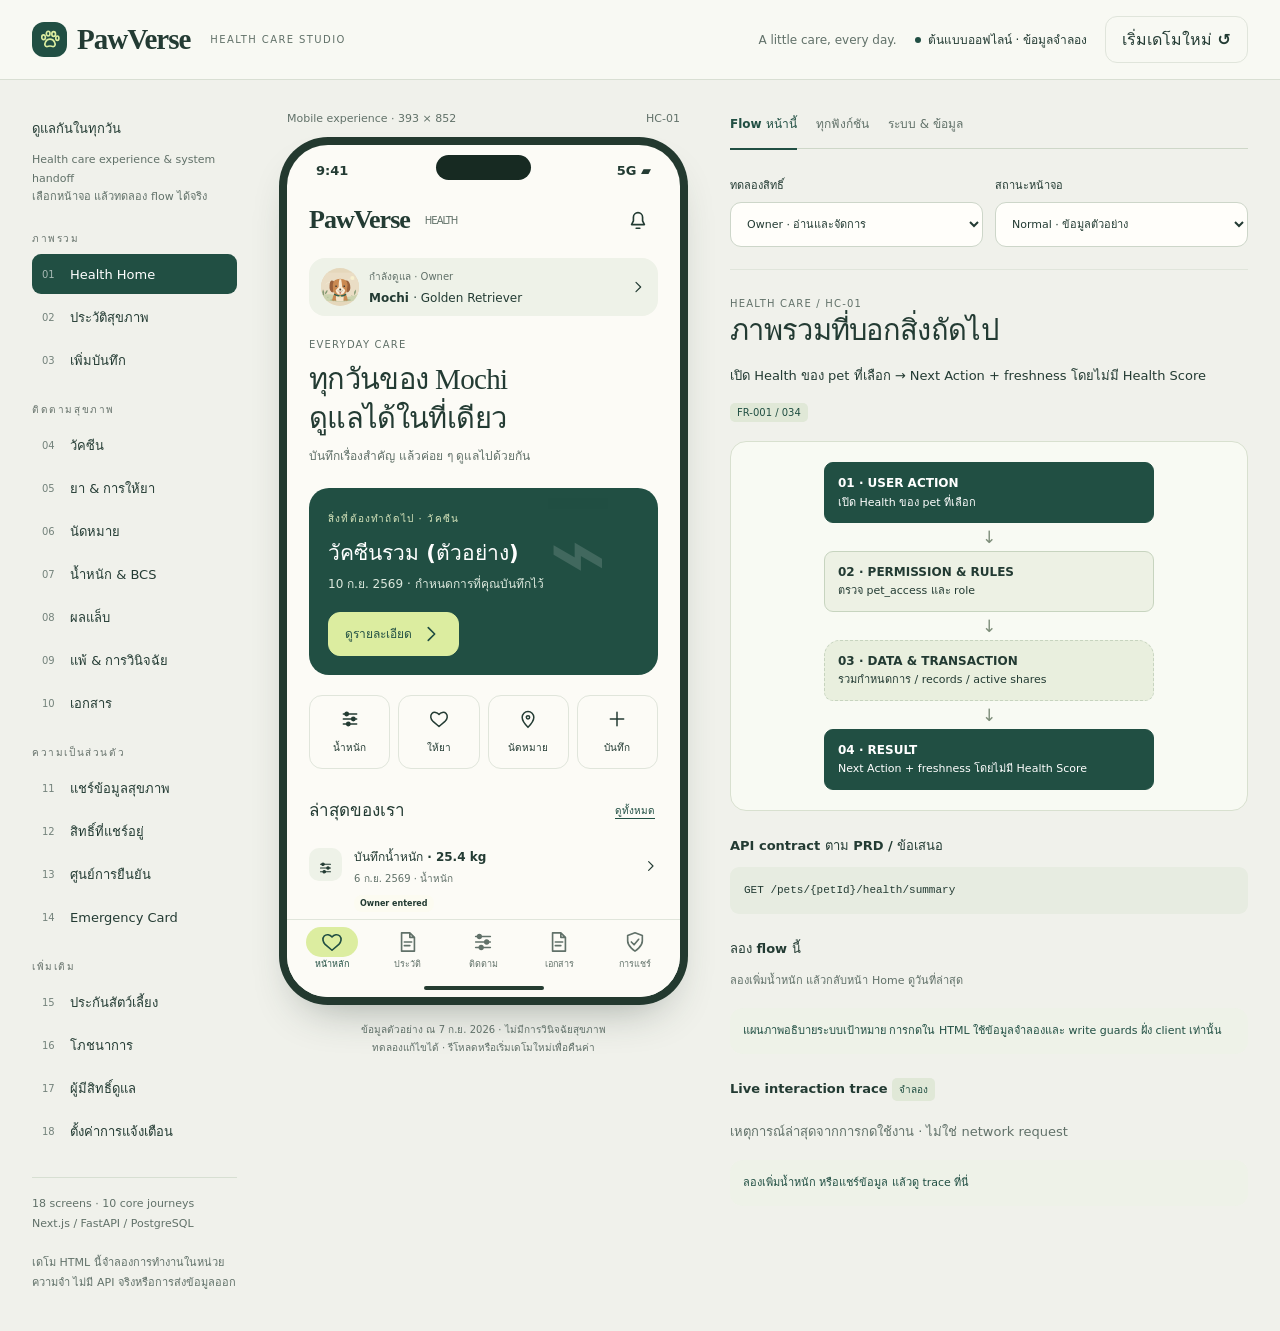
<file: pawverse-health-uiux.html>
<!doctype html>
<html lang="th"><head><meta charset="utf-8"><meta name="viewport" content="width=device-width,initial-scale=1,viewport-fit=cover"><meta name="theme-color" content="#214f43"><title>PawVerse — Health Care Studio</title><style>
:root{--pine:#214f43;--ink:#233b33;--muted:#617169;--paper:#fcfbf6;--line:#e0e5db;--lime:#dceda0;--soft:#eef2e8;--red:#9f4335;--amber:#795718;font-family:'Leelawadee UI',Tahoma,system-ui,sans-serif;color:var(--ink);background:#f0f1eb;font-synthesis:none}*{box-sizing:border-box}body{margin:0}button,input,select,textarea{font:inherit}button,a,input,select,textarea{-webkit-tap-highlight-color:transparent}button{cursor:pointer;color:inherit}button:disabled{opacity:.45;cursor:not-allowed}button:focus-visible,a:focus-visible,input:focus-visible,select:focus-visible,textarea:focus-visible,summary:focus-visible{outline:3px solid #bd741b;outline-offset:3px}button:hover:not(:disabled){filter:brightness(.96)}a{color:var(--pine);text-underline-offset:4px}::selection{background:var(--lime);color:var(--pine)}::-webkit-scrollbar{width:5px}::-webkit-scrollbar-thumb{background:#b6c4b8;border-radius:10px}input,textarea{caret-color:var(--pine)}svg{vertical-align:middle}.icon{width:22px;height:22px;fill:none;stroke:currentColor;stroke-width:1.8;stroke-linecap:round;stroke-linejoin:round;flex-shrink:0}.brand{font-family:Georgia,serif;font-size:29px;font-weight:700;letter-spacing:-1px;display:flex;align-items:center;gap:10px}.brand .mark{width:35px;height:35px;background:var(--pine);color:var(--lime);border-radius:12px;display:grid;place-items:center}.studio-header{height:80px;border-bottom:1px solid #d9dfd3;display:flex;align-items:center;justify-content:space-between;padding:0 32px;gap:16px;background:#f8f9f3}.studio-header .caption{font-size:12px;color:var(--muted)}.header-right{display:flex;align-items:center;gap:18px}.offline{font-size:12px;display:flex;gap:7px;align-items:center}.offline:before{content:'';width:6px;height:6px;border-radius:50%;background:var(--pine)}.outline,.primary,.secondary,.danger{border:1px solid var(--line);background:transparent;min-height:44px;padding:10px 16px;border-radius:12px;font-weight:600;display:inline-flex;align-items:center;justify-content:center;gap:8px}.primary{background:var(--pine);color:white;border-color:var(--pine)}.secondary{background:var(--soft);border-color:transparent}.danger{color:var(--red);border-color:#e6bfb4;background:#fff5f1}.small{font-size:12px}.workspace{display:grid;grid-template-columns:205px 433px minmax(320px,1fr);gap:30px;max-width:1500px;margin:auto;padding:32px}.sidebar{padding:6px 0}.sidebar h2{font-size:13px;margin:0 0 12px}.sidebar .subtle{font-size:11px;line-height:1.7;margin:0 0 24px}.screen-group{font-size:10px;font-weight:700;color:#68746d;text-transform:uppercase;letter-spacing:1.6px;margin:22px 0 8px}.screen-link{width:100%;border:0;background:transparent;min-height:40px;display:flex;align-items:center;gap:10px;text-align:left;padding:8px 10px;border-radius:9px;font-size:12px;margin:3px 0}.screen-link .num{font-size:10px;opacity:.6;min-width:18px}.screen-link.active{background:var(--pine);color:white}.side-note{margin-top:26px;border-top:1px solid #d7dfd2;padding-top:16px;font-size:11px;line-height:1.8;color:var(--muted)}.stage{min-width:0}.device-caption{display:flex;align-items:center;justify-content:space-between;font-size:11px;color:var(--muted);margin:0 20px 12px}.device{width:409px;padding:8px;background:#23392f;border-radius:49px;box-shadow:0 22px 45px -23px #26392f70;margin:0 auto}.phone{width:393px;height:852px;border-radius:41px;overflow:hidden;background:var(--paper);display:flex;flex-direction:column;position:relative}.statusbar{height:51px;flex-shrink:0;position:relative;display:flex;justify-content:space-between;align-items:center;padding:0 29px;font-size:13px;font-weight:700}.island{height:25px;width:95px;background:#172a22;border-radius:20px;position:absolute;top:10px;left:calc(50% - 47.5px)}.status-icons{display:flex;align-items:center;gap:5px;font-size:11px}.status-icons .icon{width:16px;height:16px}.appbar{display:flex;justify-content:space-between;align-items:center;padding:4px 22px 13px;min-height:56px;flex-shrink:0}.appbar .brand{font-size:26px}.round{width:44px;height:44px;display:inline-grid;place-items:center;border-radius:50%;background:transparent;border:1px solid var(--line);flex-shrink:0}.appbar-title{font-size:16px;font-weight:700;flex:1;text-align:center}.appbar .round{width:40px;height:40px;border:0}.app-main{overflow-y:auto;flex:1;min-height:0;padding:0 22px 22px;overscroll-behavior:contain}.app-main h1{font-size:27px;letter-spacing:-.65px;line-height:1.35;margin:18px 0 8px;font-weight:750}.app-main h2{font-size:17px;line-height:1.5;margin:22px 0 9px}.app-main h3{font-size:15px;margin:0 0 6px}.subtle{color:var(--muted);font-size:12px;line-height:1.8}.app-main p{line-height:1.8}.app-main .intro{margin:0 0 19px;font-size:12px;color:var(--muted)}.bottom-nav{flex-shrink:0;display:flex;justify-content:space-around;position:relative;padding:10px 7px 23px;border-top:1px solid var(--line);background:var(--paper)}.bottom-nav:after{content:'';width:120px;height:4px;background:#253c31;position:absolute;bottom:7px;left:calc(50% - 60px);border-radius:4px}.nav-btn{background:none;border:0;display:flex;align-items:center;flex-direction:column;gap:4px;min-width:58px;min-height:44px;font-size:9px;color:var(--muted);position:relative}.nav-btn.active{color:var(--pine);font-weight:700}.nav-btn.active .icon{background:var(--lime);box-sizing:content-box;padding:4px 15px;margin:-4px -15px;border-radius:20px}.nav-btn .dot{position:absolute;top:-2px;right:16px;background:var(--red);width:7px;height:7px;border-radius:50%}.active-pet{display:flex;align-items:center;gap:10px;background:var(--soft);border-radius:16px;padding:10px 12px;width:100%;border:0;text-align:left}.avatar{width:43px;height:43px;border-radius:50%;overflow:hidden;background:#e5d7bb;flex-shrink:0}.avatar svg{width:100%;height:100%}.active-pet small{display:block;color:var(--muted);font-size:9px;margin-bottom:3px}.active-pet strong{font-size:12px}.active-pet .icon{margin-left:auto;width:16px}.row{display:flex;align-items:center;justify-content:space-between;gap:10px}.intent-row{display:flex;gap:7px;overflow-x:auto;margin:17px 0 15px;padding:2px 0 5px;scrollbar-width:none}.chip{border:1px solid var(--line);border-radius:20px;padding:9px 13px;min-height:40px;white-space:nowrap;font-size:11px;background:transparent;display:inline-flex;align-items:center;gap:5px}.chip.selected{background:var(--pine);color:white;border-color:var(--pine)}.chip .icon{width:15px;height:15px}.discover-title{margin:17px 0 0}.discover-title h1{font-size:25px;margin:0}.discover-title .subtle{font-size:11px;margin:3px 0 0}.discover-title .round{border:0;background:var(--soft)}.pet-card{border-radius:24px;overflow:hidden;background:#eadcc4;position:relative;isolation:isolate}.pet-art{height:252px;position:relative;overflow:hidden}.pet-art>svg{width:100%;height:100%;object-fit:cover;display:block}.top-badges{position:absolute;top:13px;left:13px;right:13px;display:flex;justify-content:space-between;align-items:flex-start}.badge{font-size:9px;border-radius:8px;background:#fcfbf1;padding:6px 8px;display:inline-flex;align-items:center;gap:4px;font-weight:600}.badge .icon{width:13px;height:13px}.badge.green{background:var(--lime);color:var(--pine)}.badge.warn{background:#f5e8cb;color:var(--amber)}.pet-info{padding:16px 17px 14px;background:#fffefa}.pet-name{font-family:Georgia,serif;font-size:29px;font-weight:700;margin:0}.pet-name small{font-family:'Leelawadee UI',sans-serif;font-size:15px;font-weight:400}.pet-meta{font-size:10px;color:var(--muted);margin:4px 0 12px}.pet-owner{font-size:10px;color:var(--muted);border-top:1px solid var(--line);padding-top:10px;display:flex;align-items:center;gap:5px}.score{display:flex;align-items:center;gap:8px;padding:12px 0 0;font-size:10px}.score strong{font-size:21px;letter-spacing:-.7px}.score .score-reasons{color:var(--muted);line-height:1.6}.score .score-reasons b{color:var(--pine);font-weight:600}.swipe-actions{display:flex;align-items:center;justify-content:center;gap:20px;margin:18px 0 0}.swipe-actions .round{width:49px;height:49px;background:#fffefa}.swipe-actions .like{width:63px;height:63px;background:var(--pine);color:var(--lime);border:0}.swipe-actions .pass{width:55px;height:55px}.swipe-actions .like .icon{width:29px;height:29px}.gesture-hint{text-align:center;font-size:9px;color:var(--muted);margin:8px 0 0}.full{width:100%}.stack{display:grid;gap:10px}.list-item{display:flex;align-items:center;gap:12px;padding:15px 0;border-bottom:1px solid var(--line);width:100%;background:transparent;border-top:0;border-left:0;border-right:0;text-align:left}.list-item .fill{flex:1;min-width:0}.list-item small{color:var(--muted);font-size:11px;line-height:1.7;display:block;margin-top:3px}.list-item.selected{background:var(--soft);padding:15px 10px;border-radius:14px}.tag-list{display:flex;flex-wrap:wrap;gap:7px;margin:12px 0}.tag{padding:6px 10px;border-radius:7px;background:var(--soft);font-size:10px}.notice{border-radius:13px;background:var(--soft);padding:13px;font-size:11px;line-height:1.8;margin:14px 0;color:var(--pine)}.notice.warn{background:#f7edd8;color:var(--amber)}label{font-size:12px;font-weight:600;display:block;margin:16px 0 7px}input:not([type=checkbox]):not([type=range]),select,textarea{width:100%;border:1px solid #cdd6c9;border-radius:11px;min-height:45px;background:#fffefa;padding:11px 12px;color:var(--ink)}input[type=range]{width:100%;accent-color:var(--pine);min-height:30px}input[type=checkbox]{accent-color:var(--pine);width:18px;height:18px;flex-shrink:0}textarea{resize:vertical;min-height:80px}.check-label{display:flex;align-items:flex-start;gap:9px;font-size:11px;font-weight:400;line-height:1.8;min-height:44px}.divider{border:0;border-top:1px solid var(--line);margin:21px 0}.text-button{padding:10px 3px;min-height:44px;border:0;background:none;color:var(--pine);font-size:11px;text-decoration:underline;text-underline-offset:4px}.center{text-align:center}.hero-art{height:200px;border-radius:22px;background:#e7e9ce;overflow:hidden;margin:15px 0 22px}.hero-art svg{width:100%;height:100%}.empty{padding:48px 10px;text-align:center}.empty .icon{width:40px;height:40px;margin-bottom:12px}.empty h2{margin-top:8px}.match-art{display:flex;justify-content:center;align-items:center;margin:38px 0 24px}.match-art .avatar{width:115px;height:115px;border:5px solid var(--paper);margin:-7px}.match-art .round{background:var(--pine);color:var(--lime);border:4px solid var(--paper);z-index:1;margin:0 -18px}.bubble{max-width:86%;padding:12px 14px;background:var(--soft);border-radius:15px 15px 15px 3px;font-size:12px;line-height:1.8;margin:12px 0}.bubble.mine{margin-left:auto;background:var(--pine);color:white;border-radius:15px 15px 3px 15px}.message-time{font-size:9px;color:var(--muted);text-align:center;margin:15px 0}.composer{display:flex;gap:8px;margin:18px 0}.composer input{min-width:0}.composer button{flex-shrink:0}.health-strip{background:#e7efd9;padding:11px;border-radius:13px;display:flex;gap:10px;align-items:center;font-size:10px}.timeline{border-left:1px solid #cbd5c6;margin:18px 0 18px 7px;padding-left:18px}.timeline p{position:relative;font-size:11px;margin:14px 0}.timeline p:before{content:'';width:7px;height:7px;background:var(--pine);border:3px solid var(--paper);box-sizing:content-box;border-radius:50%;position:absolute;left:-25px;top:2px}.check-row{display:flex;align-items:flex-start;gap:10px;padding:13px 0;border-bottom:1px solid var(--line);font-size:12px}.check-row .icon{width:18px;height:18px;color:var(--pine);margin-top:2px}.check-row.fail .icon{color:var(--amber)}.check-row small{display:block;font-size:10px;color:var(--muted);margin-top:4px}.plan-table{width:100%;border-collapse:collapse;font-size:11px;margin:20px 0}.plan-table td,.plan-table th{padding:12px 5px;text-align:left;border-bottom:1px solid var(--line)}.plan-table td:last-child,.plan-table th:last-child{background:#edf2de;text-align:center}.sample-label{font-size:10px;color:var(--amber);display:block;margin:10px 0}.toast{position:absolute;bottom:99px;left:19px;right:19px;z-index:5;background:#263e33;color:white;padding:13px 16px;border-radius:13px;font-size:12px;line-height:1.6;box-shadow:0 7px 22px #14281d30}.toast[hidden]{display:none}.stage-note{text-align:center;color:var(--muted);font-size:10px;line-height:1.8;margin:16px 18px}.inspector{min-width:0;padding-top:0}.inspector-tabs{display:flex;gap:19px;border-bottom:1px solid #ced7c8;margin:0 0 27px}.inspector-tabs button{border:0;background:none;padding:0 0 13px;min-height:36px;font-size:12px;color:var(--muted)}.inspector-tabs button.active{color:var(--pine);box-shadow:0 2px 0 var(--pine);font-weight:700}.inspector h2{font-family:Georgia,'Leelawadee UI',serif;font-size:29px;letter-spacing:-.7px;margin:0 0 10px;line-height:1.35}.inspector h3{font-size:13px;margin:24px 0 11px}.inspector p{font-size:12px;color:var(--muted);line-height:1.95}.inspector .lead{font-size:13px;color:var(--ink)}.ref{font-size:10px;background:#e0e8d7;border-radius:5px;padding:4px 7px;color:var(--pine);display:inline-block;margin:0 3px 5px 0}.diagram{margin:14px 0 20px;background:#f8faf3;border:1px solid #d8e0cf;border-radius:16px;padding:20px 14px}.flow-node{max-width:330px;margin:auto;border:1px solid #c7d4bf;background:#fffef9;border-radius:9px;padding:11px 13px;font-size:11px;line-height:1.6;overflow-wrap:anywhere}.flow-node b{display:block;font-size:11px}.flow-node small{display:block;font-size:10px;color:var(--muted);margin-top:3px}.flow-node.client{background:var(--pine);color:white;border-color:var(--pine)}.flow-node.client small{color:#d1dfcb}.flow-node.db{border-radius:16px 16px 9px 9px;background:#e9efde}.flow-node.decision{border-style:dashed;background:#f7f0df;border-color:#ceba90}.flow-arrow{display:flex;align-items:center;justify-content:center;gap:7px;font-size:9px;color:var(--muted);height:28px}.flow-arrow svg{width:12px;height:21px}.flow-split{display:grid;grid-template-columns:1fr 1fr;gap:9px;max-width:330px;margin:auto}.flow-split .flow-node{height:100%;width:100%;font-size:10px}.data-table{width:100%;border-collapse:collapse;font-size:11px;line-height:1.8;table-layout:fixed}.data-table th{width:82px;text-align:left;vertical-align:top;color:var(--muted);font-weight:400;padding:10px 12px 10px 0;border-bottom:1px solid #dce2d5}.data-table td{padding:10px 0;border-bottom:1px solid #dce2d5;overflow-wrap:anywhere}code{font-family:Consolas,monospace;font-size:10px;overflow-wrap:anywhere}.codebox{background:#e8ecdf;padding:14px;border-radius:10px;font-size:10px;line-height:1.8;white-space:pre-wrap;overflow-wrap:anywhere}.event-log{background:#f9faf4;padding:12px;border-radius:10px;max-height:160px;overflow:auto;font-family:Consolas,monospace;font-size:10px;line-height:1.8}.event-log div{padding:4px 0;border-bottom:1px solid #e5e9df}.atlas-search{margin-bottom:18px}.atlas-item{border-bottom:1px solid #d0d9c7;padding:14px 0}.atlas-item summary{cursor:pointer;font-size:13px;font-weight:600;line-height:1.7;min-height:36px}.atlas-item .open-screen{margin:10px 0}.doc-note{font-size:11px;background:#e7ebde;padding:14px;border-radius:12px;line-height:1.9;margin:20px 0}.mobile-switch{display:none}.doc-link{display:none}.app-main .state-control{font-size:10px;min-height:40px}.app-main .state-control.active{background:var(--lime)}.sr-only{position:absolute;width:1px;height:1px;padding:0;overflow:hidden;clip:rect(0,0,0,0);white-space:nowrap;border:0}@keyframes match-pop{from{transform:translateY(10px) scale(.95)}to{transform:translateY(0) scale(1)}}.celebration{animation:match-pop .45s cubic-bezier(.16,1,.3,1)}@media(prefers-reduced-motion:reduce){*{animation:none!important;scroll-behavior:auto!important}}
@media(min-width:1500px){.workspace{gap:45px;grid-template-columns:205px 433px minmax(320px,1fr)}}@media(max-width:1150px){.workspace{grid-template-columns:409px minmax(290px,1fr);gap:25px;padding:25px}.sidebar{display:none}.device-caption{margin-left:5px;margin-right:5px}.header-right .offline{display:none}}@media(max-width:790px){.studio-header{height:66px;padding:0 18px}.studio-header .brand{font-size:23px}.studio-header .caption{display:none}.header-right .outline{font-size:10px;min-height:38px;padding:8px 10px}.workspace{display:block;padding:18px}.stage{max-width:433px;margin:auto}.inspector{max-width:600px;margin:36px auto}.mobile-switch{display:flex;position:sticky;top:0;z-index:9;background:#f0f1eb;padding:10px 18px;gap:8px;border-bottom:1px solid var(--line)}.mobile-switch button{flex:1;min-height:42px;border:0;background:#e3e8dc;border-radius:9px;font-size:12px}.mobile-switch button.active{background:var(--pine);color:white}body[data-mobile=app] .inspector{display:none}body[data-mobile=docs] .stage{display:none}body[data-mobile=docs] .inspector{margin-top:8px}.doc-link{display:block;margin-top:16px}.device{max-width:100%}.phone{max-width:100%}}@media(max-width:460px){.workspace{padding:0}.device{padding:0;width:100%;border-radius:0;box-shadow:none}.phone{width:100%;height:calc(100dvh - 129px);min-height:570px;border-radius:0}.statusbar{display:none}.appbar{padding-top:13px}.device-caption,.stage-note{display:none}.inspector{padding:23px 20px}.app-main{padding-left:22px;padding-right:22px}.pet-art{height:230px}.studio-header .brand .mark{width:29px;height:29px}.studio-header .brand{font-size:24px}.app-main h1{font-size:25px}.inspector h2{font-size:26px}.swipe-actions{margin-top:14px}.bottom-nav{padding-bottom:max(18px,env(safe-area-inset-bottom))}.bottom-nav:after{display:none}}@media print{body{background:white}.studio-header,.sidebar,.stage,.mobile-switch,.inspector-tabs,.atlas-search,.open-screen,.event-log{display:none!important}.workspace{display:block;padding:0}.inspector{display:block!important;width:100%}.atlas-item{break-inside:avoid}.diagram{break-inside:avoid}.inspector>div{display:block}.doc-note{background:#eee}}
#discovery-actions:empty{display:none}#discovery-actions{flex-shrink:0;padding:5px 0 9px;background:var(--paper);border-top:1px solid var(--line)}#discovery-actions .swipe-actions{margin:0;gap:22px}#discovery-actions .like{width:53px;height:53px}#discovery-actions .pass{width:47px;height:47px}#discovery-actions .round:not(.like):not(.pass){width:43px;height:43px}#discovery-actions .gesture-hint{margin-top:5px}.pet-art{height:198px}.app-main .intro,.app-main .subtle{font-size:13px}.inspector p,.data-table{font-size:13px}.flow-node b{font-size:12px}.flow-node small{font-size:11px}.pet-owner{font-size:11px}.screen-link{font-size:13px}.studio-header .brand>span:last-child{white-space:nowrap}@media(max-width:460px){.pet-art{height:173px}.active-pet{padding:8px 11px}.discover-title{margin-top:12px}.intent-row{margin:10px 0}.discover-title .subtle{font-size:11px}.app-main{padding-bottom:13px}.studio-header .brand>span:last-child{display:none}.header-right .outline{white-space:nowrap}.pet-info{padding:12px 15px}.score{padding-top:9px}.app-main h1{font-size:24px}}

.studio-label{font:10px system-ui;letter-spacing:1.4px;margin-left:10px;color:var(--muted)}
.workspace{grid-template-columns:205px 433px minmax(320px,1fr)}
.demo-controls{display:grid;grid-template-columns:1fr 1fr;gap:8px 12px;padding:0 0 22px;margin-bottom:22px;border-bottom:1px solid var(--line)}
.demo-controls label{font-size:11px;margin:0}.demo-controls label[for=demo-role]{grid-column:1;grid-row:1}.demo-controls label[for=demo-state]{grid-column:2;grid-row:1}.demo-controls select{font-size:11px;min-width:0}
.app-main{padding-top:2px}.app-main .intro{font-size:12px}.pet-context{margin:3px 0 17px}.pet-context .avatar{width:38px;height:38px}.pet-context strong{font-size:12px}.pet-context small{font-size:10px}
.eyebrow{font-size:10px;color:var(--muted);letter-spacing:1.2px}.care-title{font-family:Georgia,'Leelawadee UI',serif!important;font-size:29px!important;font-weight:500!important;margin:8px 0!important}.next-action{padding:19px;background:var(--pine);color:#fff;border-radius:20px;margin:20px 0;position:relative;overflow:hidden}.next-action .eyebrow{color:#d7e5bc}.next-action h2{margin:12px 0 5px;font-size:21px}.next-action p{color:#dce8dd;font-size:12px;margin:5px 0 16px}.next-action .primary{background:var(--lime);color:var(--pine);border-color:var(--lime);font-size:12px}.next-action .decor-line{position:absolute;right:-10px;top:6px;width:120px;opacity:.14;pointer-events:none;font:100px Georgia}
.quick-grid{display:grid;grid-template-columns:repeat(4,1fr);gap:8px}.quick-grid button{border:1px solid var(--line);background:transparent;border-radius:13px;padding:12px 2px;font-size:10px;min-height:74px;display:grid;place-items:center;gap:8px}.quick-grid .icon{width:20px;height:20px}.section-heading{display:flex;align-items:center;justify-content:space-between;margin-top:20px}.section-heading h2{margin:0}.section-heading .text-button{font-size:10px}.record-row{display:grid;grid-template-columns:35px 1fr auto;gap:10px;padding:15px 0;text-align:left;width:100%;border:0;border-bottom:1px solid var(--line);background:none;align-items:start}.record-mark{width:33px;height:33px;display:grid;place-items:center;background:var(--soft);border-radius:10px;font-size:14px}.record-row strong{font-size:12px;display:block;line-height:1.6}.record-row small{font-size:10px;color:var(--muted);display:block;margin:4px 0;line-height:1.6}.record-row .icon{width:15px;margin-top:7px}.record-row .badge{font-size:8px;padding:4px 6px}.fact-pair{display:grid;grid-template-columns:1fr 1fr;gap:12px;margin:16px 0}.fact-pair>div{background:var(--soft);padding:14px;border-radius:13px}.fact-pair strong{font-size:23px;display:block;font-weight:600}.fact-pair small{font-size:10px;color:var(--muted)}.meta-row{display:flex;align-items:center;justify-content:space-between;gap:10px;margin-top:8px}.actions{display:flex;flex-wrap:wrap;gap:8px;margin:13px 0}.actions button{font-size:11px;flex:1;white-space:normal}.card-panel{border:1px solid var(--line);padding:15px;border-radius:15px;margin:12px 0}.card-panel h3{font-size:14px}.card-panel p{font-size:11px;color:var(--muted);margin:5px 0}.card-panel .badge{margin:4px 0}.app-main table{width:100%;border-collapse:collapse;font-size:10px}.app-main th,.app-main td{padding:10px 5px;text-align:left;border-bottom:1px solid var(--line)}.mono{font-family:Consolas,monospace;font-variant-numeric:tabular-nums}.out-range{background:#fff0d6;color:#704a10}.app-main .lab-value{font-size:13px}.inline-field{display:grid;grid-template-columns:1fr 1fr;gap:12px}.app-main form>.primary{margin-top:22px}.field-note{font-size:10px;color:var(--muted);line-height:1.7;margin-top:5px}.check-label{align-items:center}.tabs-scroll{display:flex;gap:6px;overflow-x:auto;margin:15px 0;padding-bottom:6px}.tabs-scroll .chip{font-size:10px;padding:8px 12px}.empty{padding:42px 6px}.empty p{font-size:12px;color:var(--muted)}.readonly-note{font-size:10px;padding:8px 11px;border:1px solid var(--line);border-radius:8px;margin:10px 0}.weight-chart{width:100%;height:auto;background:#f5f7ef;border-radius:15px;margin:12px 0}.weight-chart text{font-family:inherit;font-size:11px;fill:var(--muted)}.weight-chart polyline{fill:none;stroke:var(--pine);stroke-width:2.5}.weight-chart circle{fill:var(--pine);stroke:var(--paper);stroke-width:3}.policy-note{font-size:11px;line-height:1.8;background:#f5eedb;padding:13px;border-radius:12px}.doc-list .file-icon{font:11px Consolas;padding:9px 6px;border:1px solid var(--line);border-radius:5px}.file-select{font-size:11px!important}.share-preview{border-left:3px solid var(--pine);padding:0 0 0 13px;margin:15px 0}.share-preview p{margin:7px 0;font-size:12px}.qr-preview{width:160px;height:160px;margin:20px auto;display:grid;place-items:center;border:8px solid var(--pine);background:var(--soft);outline:6px solid var(--paper);outline-offset:-15px;text-align:center;color:var(--pine)}.qr-preview strong{font:24px Georgia}.qr-preview small{font-size:10px}.flow-arrow{text-align:center;font-size:17px;line-height:26px;color:#7d8d79}.flow-node.api{background:#edf1e4}.flow-node.db{border-style:dashed}.log-entry{padding:11px 0;border-bottom:1px solid var(--line);font-size:11px;line-height:1.8}.log-entry code{display:block;color:var(--pine);overflow-wrap:anywhere}.schema-grid{display:grid;grid-template-columns:1fr 1fr;gap:9px}.schema-grid div{border:1px solid var(--line);border-radius:9px;padding:12px;font-size:11px;overflow-wrap:anywhere}.schema-grid small{display:block;color:var(--muted);line-height:1.7;margin-top:6px}.inspector pre{white-space:pre-wrap;overflow-wrap:anywhere;font-size:11px;background:#e7ece1;padding:14px;border-radius:9px;line-height:1.8}.inspector .atlas-row{display:block;border:0;border-bottom:1px solid var(--line);background:none;padding:15px 0;text-align:left;width:100%;font-size:12px}.atlas-row small{display:block;margin-top:5px;color:var(--muted);line-height:1.6}.inspector .notice{margin:16px 0}.skeleton{height:85px;background:#e5eade;border-radius:14px;margin:15px 0;animation:breathe 1.5s ease-in-out infinite alternate}.skeleton.short{height:25px;width:60%}@keyframes breathe{to{opacity:.45}}
dialog{border:1px solid var(--line);border-radius:23px;width:min(480px,calc(100vw - 28px));max-height:85dvh;padding:22px;color:var(--ink);background:var(--paper);box-shadow:0 24px 80px #14281d40}dialog::backdrop{background:#172a2280}.modal-head{display:flex;align-items:center;justify-content:space-between;gap:12px;margin-bottom:16px}.modal-head h2{font-size:20px;margin:0}.modal-head .round{font-size:25px}.modal-head+div{font-size:13px;line-height:1.8}.modal-head+div p{color:var(--muted)}dialog .primary,dialog .secondary,dialog .danger{font-size:12px}dialog .record-row{grid-template-columns:35px 1fr auto}.detail-grid{display:grid;grid-template-columns:110px 1fr;gap:8px;font-size:12px;margin:18px 0}.detail-grid dt{color:var(--muted)}.detail-grid dd{margin:0;overflow-wrap:anywhere}#toast{position:fixed;left:50%;transform:translateX(-50%);bottom:25px;background:var(--pine);color:#fff;border-radius:12px;padding:13px 20px;z-index:20;font-size:13px;box-shadow:0 6px 25px #0002;max-width:calc(100vw - 30px);width:max-content}.flow-highlight{color:var(--pine);font-weight:600}.test-note{font-size:11px!important}.inline-status{padding:7px 10px;background:var(--soft);border-radius:8px;font-size:11px;margin-top:9px}.denied-icon{font:34px Georgia;color:var(--amber)}.app-main .tag{font-size:9px}.filter-grid{display:grid;grid-template-columns:1fr 1fr;gap:7px}.filter-grid input,.filter-grid select{font-size:10px!important;min-height:37px!important;padding:7px!important}.filter-grid label{font-size:10px;margin:0}.filter-grid label input,.filter-grid label select{margin-top:5px}
@media(min-width:1500px){.workspace{grid-template-columns:205px 433px minmax(320px,1fr)}}
@media(max-width:1150px) and (min-width:701px){.workspace{grid-template-columns:409px minmax(300px,1fr);gap:25px;padding:25px}.sidebar{grid-column:1/-1;display:block}.sidebar>h2,.sidebar>.subtle,.side-note,.screen-group{display:none}.sidebar #screen-menu{display:flex;overflow:auto;gap:5px}.screen-link{width:auto;white-space:nowrap;flex-shrink:0}.studio-label{display:none}.header-right .caption{display:none}}
@media(max-width:700px){.studio-header{height:65px;padding:0 15px}.studio-header .brand{font-size:24px}.studio-label,.header-right .offline,.header-right .caption{display:none}.studio-header .outline{font-size:10px;padding:8px}.mobile-switch{display:flex}.workspace{display:block;padding:12px 0;max-width:100%;margin:0}.stage{width:100%}.device{width:100%;max-width:409px;padding:0;border:0;background:transparent;box-shadow:none;border-radius:0}.phone{width:100%;height:calc(100dvh - 123px);min-height:590px;border-radius:0}.device-caption,.statusbar,.stage-note{display:none}.app-main{padding:0 20px 20px}.appbar{padding-top:10px}.inspector{display:none;padding:17px 20px}.sidebar{display:none;padding:18px 20px}body[data-mobile=docs] .inspector{display:block}body[data-mobile=docs] .stage,body[data-mobile=docs] .sidebar{display:none}body[data-mobile=screens] .sidebar{display:block}body[data-mobile=screens] .stage,body[data-mobile=screens] .inspector{display:none}body[data-mobile=app] .stage{display:block}.screen-group{display:block}.screen-link{font-size:13px;min-height:44px}.inspector h2{font-size:25px}.bottom-nav{padding-bottom:16px}.bottom-nav:after{display:none}.demo-controls select{font-size:10px}.studio-header .brand .mark{height:30px;width:30px}.schema-grid{grid-template-columns:1fr 1fr}}
@media(prefers-reduced-motion:reduce){*{animation:none!important;scroll-behavior:auto!important}}
@media(min-width:701px) and (max-width:850px){.workspace{grid-template-columns:minmax(0,1fr);max-width:700px}.stage{grid-column:1}.inspector{grid-column:1;margin-top:30px}.sidebar{grid-column:1}.device{margin:auto}.device-caption{max-width:409px;margin:0 auto 12px}}
@media(max-width:700px){.mobile-switch{height:62px;box-sizing:border-box;padding:10px 18px;gap:8px}.mobile-switch button{flex:1;white-space:nowrap}.workspace{padding:12px 0 0}.phone{height:calc(100dvh - 139px);min-height:520px}}
</style></head>
<body data-mobile="app"><svg width="0" height="0" aria-hidden="true" style="position:absolute"><defs>
<symbol id="i-paw" viewBox="0 0 24 24"><path d="M7.2 14.1c2-4.1 7.6-4.1 9.6 0 1.3 2.6 1 5.2-1.3 5.2-1.5 0-2.1-.8-3.5-.8s-2 .8-3.5.8c-2.3 0-2.6-2.6-1.3-5.2Z"/><ellipse cx="5" cy="9" rx="2" ry="2.6"/><ellipse cx="10" cy="5" rx="2" ry="2.6"/><ellipse cx="16" cy="5.5" rx="2" ry="2.6"/><ellipse cx="20" cy="10" rx="1.7" ry="2.4"/></symbol>
<symbol id="i-heart" viewBox="0 0 24 24"><path d="M20.5 5.5c-2.4-2.5-6.4-1.5-8.5 1-2.1-2.5-6.1-3.5-8.5-1-2.4 2.5-1.5 6.5 1 9L12 21l7.5-6.5c2.5-2.5 3.4-6.5 1-9Z"/></symbol>
<symbol id="i-chat" viewBox="0 0 24 24"><path d="M21 11.5a9 9 0 0 1-9 9c-1.5 0-2.9-.3-4.2-1L3 21l1.4-4.8A9 9 0 1 1 21 11.5Z"/><path d="M8 11h8M8 14h5"/></symbol>
<symbol id="i-user" viewBox="0 0 24 24"><circle cx="12" cy="8" r="4"/><path d="M4 21v-2c0-4 3-6 8-6s8 2 8 6v2"/></symbol>
<symbol id="i-shield" viewBox="0 0 24 24"><path d="m12 2 8 3v6c0 6-8 11-8 11S4 17 4 11V5l8-3Z"/><path d="m8 12 3 3 5-6"/></symbol>
<symbol id="i-pin" viewBox="0 0 24 24"><path d="M19 10c0 5-7 12-7 12S5 15 5 10a7 7 0 1 1 14 0Z"/><circle cx="12" cy="10" r="2"/></symbol>
<symbol id="i-tune" viewBox="0 0 24 24"><path d="M4 6h16M4 12h16M4 18h16"/><circle cx="8" cy="6" r="2" fill="currentColor"/><circle cx="16" cy="12" r="2" fill="currentColor"/><circle cx="10" cy="18" r="2" fill="currentColor"/></symbol>
<symbol id="i-arrow" viewBox="0 0 24 24"><path d="m9 5 7 7-7 7"/></symbol><symbol id="i-back" viewBox="0 0 24 24"><path d="m15 5-7 7 7 7"/></symbol><symbol id="i-check" viewBox="0 0 24 24"><path d="m5 12 4 4L19 6"/></symbol><symbol id="i-x" viewBox="0 0 24 24"><path d="m6 6 12 12M18 6 6 18"/></symbol><symbol id="i-plus" viewBox="0 0 24 24"><path d="M12 4v16M4 12h16"/></symbol><symbol id="i-lock" viewBox="0 0 24 24"><rect x="5" y="10" width="14" height="11" rx="3"/><path d="M8 10V6a4 4 0 0 1 8 0v4M12 14v3"/></symbol><symbol id="i-undo" viewBox="0 0 24 24"><path d="M3 10h9a7 7 0 1 1-6 11M3 10l5-5M3 10l5 5"/></symbol><symbol id="i-calendar" viewBox="0 0 24 24"><rect x="3" y="5" width="18" height="16" rx="3"/><path d="M7 2v6M17 2v6M3 11h18M8 15h3M8 18h7"/></symbol><symbol id="i-send" viewBox="0 0 24 24"><path d="m3 3 19 9-19 9 4-9-4-9ZM7 12h15"/></symbol><symbol id="i-info" viewBox="0 0 24 24"><circle cx="12" cy="12" r="9"/><path d="M12 11v6M12 7v.5"/></symbol><symbol id="i-leaf" viewBox="0 0 24 24"><path d="M20 3C7 2 2 8 6 15c7 4 13-1 14-12ZM3 21 15 9"/></symbol><symbol id="i-bell" viewBox="0 0 24 24"><path d="M5 17h14l-2-4V9a5 5 0 0 0-10 0v4l-2 4ZM10 21h4"/></symbol><symbol id="i-battery" viewBox="0 0 24 24"><rect x="2" y="6" width="18" height="12" rx="3"/><path d="M23 10v4M5 9h11v6H5Z"/></symbol>
<symbol id="i-file" viewBox="0 0 24 24"><path d="M14 2H5v20h14V7zM14 2v5h5M8 12h8M8 16h6"/></symbol></defs></svg>
<header class="studio-header"><div class="brand"><span class="mark"><svg class="icon"><use href="#i-paw"/></svg></span>PawVerse <span class="studio-label">HEALTH CARE STUDIO</span></div><div class="header-right"><span class="caption">A little care, every day.</span><span class="offline">ต้นแบบออฟไลน์ · ข้อมูลจำลอง</span><button class="outline" data-act="reset">เริ่มเดโมใหม่ ↺</button></div></header>
<div class="mobile-switch"><button data-mobile="app" class="active">ลองใช้งาน UI</button><button data-mobile="docs">Flow & ข้อมูล</button><button data-mobile="screens">หน้าจอ</button></div>
<main class="workspace"><aside class="sidebar" aria-label="รายการหน้าจอ"><h2>ดูแลกันในทุกวัน</h2><p class="subtle">Health care experience & system handoff<br>เลือกหน้าจอ แล้วทดลอง flow ได้จริง</p><div id="screen-menu"></div><div class="side-note">18 screens · 10 core journeys<br>Next.js / FastAPI / PostgreSQL<br><br>เดโม HTML นี้จำลองการทำงานในหน่วยความจำ ไม่มี API จริงหรือการส่งข้อมูลออก</div></aside>
<section class="stage" aria-label="ต้นแบบ Health Care"><div class="device-caption"><span>Mobile experience · 393 × 852</span><span id="screen-position"></span></div><div class="device"><div class="phone"><div class="statusbar"><span>9:41</span><div class="island"></div><span>5G ▰</span></div><div id="appbar" class="appbar"></div><div id="app-main" class="app-main" tabindex="-1"></div><nav id="bottom-nav" class="bottom-nav" aria-label="เมนูสุขภาพ"></nav></div></div><p class="stage-note">ข้อมูลตัวอย่าง ณ 7 ก.ย. 2026 · ไม่มีการวินิจฉัยสุขภาพ<br>ทดลองแก้ไขได้ · รีโหลดหรือเริ่มเดโมใหม่เพื่อคืนค่า</p></section>
<aside class="inspector" aria-label="คำอธิบายระบบ"><div class="inspector-tabs"><button class="active" data-doc="flow">Flow หน้านี้</button><button data-doc="atlas">ทุกฟังก์ชัน</button><button data-doc="architecture">ระบบ & ข้อมูล</button></div><div class="demo-controls"><label for="demo-role">ทดลองสิทธิ์</label><select id="demo-role"><option value="owner">Owner · อ่านและจัดการ</option><option value="coowner">Co-owner · เพิ่มประวัติ</option><option value="viewer">Viewer · อ่านอย่างเดียว</option></select><label for="demo-state">สถานะหน้าจอ</label><select id="demo-state"><option value="normal">Normal · ข้อมูลตัวอย่าง</option><option value="empty">Empty · ไม่มีข้อมูล</option><option value="loading">Loading · กำลังโหลด</option><option value="error">Error · โหลดไม่สำเร็จ</option><option value="denied">Denied · ไม่มีสิทธิ์</option></select></div><div id="doc-content"></div></aside></main>
<dialog id="modal" aria-labelledby="modal-title"><div class="modal-head"><h2 id="modal-title"></h2><button class="round" data-act="close" aria-label="ปิดหน้าต่าง">×</button></div><div id="modal-body"></div></dialog><div id="toast" role="status" aria-live="polite" hidden></div>
<script>'use strict';
function portrait(kind='dog',variant=0){const cat=kind==='cat',bg=variant%2?'#dce4ca':'#eaddc5',fur=cat?'#a6aaa0':variant%2?'#e6c096':'#ca8951';return `<svg viewBox="0 0 360 270" role="img" aria-label="ภาพวาด${cat?'แมว':'สุนัข'}ประกอบโปรไฟล์จำลอง" xmlns="http://www.w3.org/2000/svg"><rect width="360" height="270" fill="${bg}"/><path d="M0 214Q90 192 167 220T360 199V270H0Z" fill="#cbd3af"/><path d="M16 213q-8-39 3-57 16 19 9 56m7-5q7-38 27-44 2 28-27 44M314 213q-5-37 14-54 10 32-14 54" fill="#869c75"/><path d="M44 110q40-41 75-6M250 70q30-29 69-4" stroke="#f8f3df" stroke-width="3" fill="none"/><circle cx="297" cy="50" r="19" fill="#f8f1cf"/><ellipse cx="185" cy="258" rx="102" ry="13" fill="#aeb990"/><path d="M130 192Q112 217 104 263H255Q251 217 225 191Z" fill="${fur}"/><path d="M154 184Q134 219 145 268H213Q224 221 205 184" fill="#f4e4ca"/>${cat?`<path d="m113 100-7-66 54 39m42 0 49-44-3 78" fill="${fur}"/><path d="m119 80-3-31 29 27m69 0 28-31-4 43" fill="#d2b7a6"/>`:`<path d="M120 79Q84 58 81 121q-7 61 36 67l20-59m85-51q42-20 54 40 12 64-32 68l-22-59" fill="#99603b"/>`}<path d="M112 114Q115 57 182 56q66 0 70 58l-7 52q-12 49-63 50-59-3-68-50Z" fill="${fur}"/><path d="M174 61q-8 37-7 74l-28 30q9 43 43 42 40 0 47-43l-29-29q-2-40-9-73Z" fill="#f8e9d1"/><ellipse cx="143" cy="127" rx="7" ry="9" fill="#31332c"/><ellipse cx="220" cy="127" rx="7" ry="9" fill="#31332c"/><circle cx="145" cy="124" r="2" fill="white"/><circle cx="222" cy="124" r="2" fill="white"/><path d="M171 153q11-9 22 0l-5 10h-11Z" fill="#3e3b32"/><path d="M182 161v11m0 0q-13 10-22-1m22 1q14 10 22-1" fill="none" stroke="#4d4034" stroke-width="3" stroke-linecap="round"/>${cat?'<path d="m151 157-39-6m38 15-41 7m99-16 40-6m-39 15 42 7" stroke="#62685a" stroke-width="2"/>':'<path d="M174 181q9 5 17 0v12q-9 17-17 0Z" fill="#cc8172"/><path d="M182 185v10" stroke="#a9564a" stroke-width="1.5"/>'}<path d="M127 197q52 34 110-1l3 15q-60 36-119-2Z" fill="#315f4b"/><circle cx="181" cy="225" r="10" fill="#ead78f"/><path d="m177 225 3 3 5-6" stroke="#577046" stroke-width="2" fill="none"/><path d="M119 254v16m21-15v15m80-15v15m21-15v15" stroke="#a8764d" stroke-width="2"/><path d="m60 238 5-10 5 10m217-17 5-10 5 10" stroke="#819a70" stroke-width="2" fill="none"/></svg>`}
const $=s=>document.querySelector(s), $$=s=>Array.from(document.querySelectorAll(s));
const esc=s=>String(s??'').replace(/[&<>"']/g,c=>({'&':'&amp;','<':'&lt;','>':'&gt;','"':'&quot;',"'":'&#39;'}[c]));
const icon=n=>`<svg class="icon" aria-hidden="true"><use href="#i-${n}"/></svg>`;
const screens=[['home','Health Home','ภาพรวม'],['timeline','ประวัติสุขภาพ',''],['add','เพิ่มบันทึก',''],['vaccines','วัคซีน','ติดตามสุขภาพ'],['meds','ยา & การให้ยา',''],['appointments','นัดหมาย',''],['weight','น้ำหนัก & BCS',''],['labs','ผลแล็บ',''],['allergies','แพ้ & การวินิจฉัย',''],['documents','เอกสาร',''],['share','แชร์ข้อมูลสุขภาพ','ความเป็นส่วนตัว'],['shares','สิทธิ์ที่แชร์อยู่',''],['verification','ศูนย์การยืนยัน',''],['emergency','Emergency Card',''],['insurance','ประกันสัตว์เลี้ยง','เพิ่มเติม'],['nutrition','โภชนาการ',''],['access','ผู้มีสิทธิ์ดูแล',''],['notifications','ตั้งค่าการแจ้งเตือน','']];
const types={vaccine:'วัคซีน',medication:'ยา',weight:'น้ำหนัก',lab:'ผลแล็บ',allergy:'การแพ้',diagnosis:'การวินิจฉัย',visit:'พบสัตวแพทย์',surgery:'ผ่าตัด',note:'บันทึก'};
const marks={vaccine:'shield',medication:'heart',weight:'tune',lab:'file',allergy:'shield',diagnosis:'file',visit:'pin',surgery:'heart',note:'file'};
const petData=[{id:'pet_mochi',name:'Mochi',kind:'dog',breed:'Golden Retriever',age:'2 ปี 4 เดือน'},{id:'pet_luna',name:'Luna',kind:'cat',breed:'British Shorthair',age:'1 ปี 8 เดือน'}];
function fresh(){return {page:'home',doc:'flow',pet:'pet_mochi',role:'owner',mode:'normal',clock:new Date('2026-09-07T09:00:00+07:00').getTime(),next:20,filter:{type:'all',provenance:'all',from:'',to:''},formType:'vaccine',edit:null,amend:null,records:[
 {id:'r1',pet:'pet_mochi',type:'vaccine',title:'วัคซีนพิษสุนัขบ้า',date:'2026-08-18',provenance:'Vet verified',verified:true,due:'2027-08-18',provider:'คลินิกบ้านเพื่อนสัตว์',notes:'ข้อมูลจำลองจากสมุดวัคซีน',reminder:true},
 {id:'r2',pet:'pet_mochi',type:'medication',title:'ยาตัวอย่าง A',date:'2026-09-05',provenance:'Owner entered',dose:'1',unit:'เม็ด',frequency:'วันละครั้ง 18:00',end:'2026-09-12',status:'active',notes:'ตัวอย่างตารางที่เจ้าของบันทึก ไม่ใช่คำแนะนำยา',reminder:true},
 {id:'r3',pet:'pet_mochi',type:'weight',title:'บันทึกน้ำหนัก',date:'2026-08-01',provenance:'Owner entered',value:24.8},
 {id:'r4',pet:'pet_mochi',type:'weight',title:'บันทึกน้ำหนัก',date:'2026-08-20',provenance:'Owner entered',value:25.1},
 {id:'r5',pet:'pet_mochi',type:'weight',title:'บันทึกน้ำหนัก',date:'2026-09-06',provenance:'Owner entered',value:25.4},
 {id:'r6',pet:'pet_mochi',type:'lab',title:'CBC · ตรวจประจำปี',date:'2026-08-18',provenance:'Vet verified',verified:true,test:'ค่าตัวอย่าง X',result:18.2,unit:'หน่วยตัวอย่าง',low:5,high:17,notes:'ผลและช่วงอ้างอิงทั้งหมดเป็นข้อมูลจำลอง ไม่ใช้ตีความสุขภาพ'},
 {id:'r7',pet:'pet_mochi',type:'allergy',title:'ไก่',date:'2026-07-12',provenance:'Owner entered',reaction:'มีอาการคันตามที่เจ้าของสังเกต',status:'active'},
 {id:'r8',pet:'pet_mochi',type:'vaccine',title:'วัคซีนรวม (ตัวอย่าง)',date:'2025-09-10',provenance:'Owner entered',due:'2026-09-10',reminder:true}
 ],appointments:[{id:'a1',pet:'pet_mochi',title:'ตรวจติดตามประจำปี',clinic:'คลินิกบ้านเพื่อนสัตว์',date:'2026-09-10T10:30',status:'scheduled',reminder:true}],docs:[{id:'d1',pet:'pet_mochi',record:'r6',name:'Mochi_CBC_sample.pdf',size:'240 KB',status:'ready',verified:true}],shares:[],logs:[],adherence:{},targets:{pet_mochi:25},qr:{pet_mochi:{active:false,version:0,fields:['allergy','medication','contact'],contact:'คุณเมย์ · 080-000-0000 (จำลอง)'}},insurance:[],access:[{id:'p1',pet:'pet_mochi',name:'คุณต้น',role:'Co-owner'},{id:'p2',pet:'pet_mochi',name:'คุณพลอย',role:'Viewer'}],preferences:{},verification:{pet_mochi:'verified'},consent:false,shareDraft:null,recipient:null};}
let S=fresh(),toastTimer,modalTrigger;
const pet=()=>petData.find(p=>p.id===S.pet);
function setMobile(view){document.body.dataset.mobile=view;$$('.mobile-switch button').forEach(b=>b.classList.toggle('active',b.dataset.mobile===view));}
const rows=(type)=>S.records.filter(r=>r.pet===S.pet&&!r.deleted&&!r.superseded&&(!type||r.type===type)).sort((a,b)=>b.date.localeCompare(a.date)||b.id.localeCompare(a.id));
const writable=()=>S.role!=='viewer';
const owned=()=>S.role==='owner';
const dateLabel=d=>d?new Date(d.length===10?d+'T12:00:00':d).toLocaleDateString('th-TH',{day:'numeric',month:'short',year:'numeric'}):'ยังไม่ระบุ';
const today=()=>new Date(S.clock+7*3600000).toISOString().slice(0,10);
const id=prefix=>prefix+(S.next++);
const btn=(label,act,style='primary',disabled=false)=>`<button type="button" class="${style}" data-act="${act}" ${disabled?'disabled':''}>${label}</button>`;
const goBtn=(label,page,style='text-button')=>btn(label,'go:'+page,style);
const notice=(text,warn=false)=>`<div class="notice ${warn?'warn':''}">${text}</div>`;
const badge=r=>`<span class="badge ${r.verified?'green':''}">${r.verified?icon('shield'):''}${esc(r.provenance||'Owner entered')}</span>`;
function log(action,detail){S.logs.unshift({action,detail,at:new Date(S.clock).toLocaleTimeString('th-TH',{hour:'2-digit',minute:'2-digit'})});S.logs=S.logs.slice(0,18);renderDocs();}
function toast(t){clearTimeout(toastTimer);$('#toast').textContent=t;$('#toast').hidden=false;toastTimer=setTimeout(()=>$('#toast').hidden=true,3500);}
function openModal(title,body){modalTrigger=document.activeElement;$('#modal-title').textContent=title;$('#modal-body').innerHTML=body;if(!$('#modal').open)$('#modal').showModal();}
function closeModal(){$('#modal').close();if(modalTrigger?.isConnected)modalTrigger.focus();}
function guard(owner=false){if(owner?!owned():!writable()){toast('สิทธิ์ปัจจุบันไม่อนุญาตให้ทำรายการนี้');log('DENY role check',{role:S.role,pet_id:S.pet});return false;}return true;}
function go(page){if(!screens.some(s=>s[0]===page))return;S.page=page;S.mode='normal';S.edit=null;S.amend=null;render();$('#app-main').scrollTop=0;$('#app-main').focus({preventScroll:true});}
function startAdd(type){if(!guard())return;S.formType=type;go('add');}
function petContext(){return `<button class="active-pet pet-context" data-act="pets"><span class="avatar">${portrait(pet().kind,0)}</span><span><small>กำลังดูแล · ${S.role==='owner'?'Owner':S.role==='viewer'?'Viewer':'Co-owner'}</small><strong>${pet().name} <span style="font-weight:400">· ${pet().breed}</span></strong></span>${icon('arrow')}</button>`;}
function title(h,p=''){return `<h1>${h}</h1>${p?`<p class="intro">${p}</p>`:''}`;}
function empty(text='ยังไม่มีบันทึก',type='note'){return `<div class="empty">${icon('file')}<h2>${text}</h2><p>เริ่มเก็บเรื่องเล็ก ๆ ของ ${pet().name}<br>แล้วกลับมาติดตามได้ในที่เดียว</p>${writable()?btn('เพิ่มบันทึกแรก','add:'+type):notice('คุณมีสิทธิ์อ่านอย่างเดียว')}</div>`;}
function recordRow(r){return `<button class="record-row" data-act="record:${r.id}"><span class="record-mark">${icon(marks[r.type]||'file')}</span><span><strong>${esc(r.title)}${r.type==='weight'?' · '+r.value+' kg':''}</strong><small>${dateLabel(r.date)} · ${types[r.type]}</small>${badge(r)}</span>${icon('arrow')}</button>`;}
function upcoming(){return [...rows('vaccine').filter(r=>r.due).map(r=>({title:r.title,date:r.due,page:'vaccines',kind:'วัคซีน'})),...S.appointments.filter(a=>a.pet===S.pet&&a.status==='scheduled').map(a=>({title:a.title,date:a.date,page:'appointments',kind:'นัดหมาย'}))].sort((a,b)=>a.date.localeCompare(b.date));}
function home(){const next=upcoming()[0],w=rows('weight')[0],active=S.shares.filter(s=>s.pet===S.pet&&shareState(s)==='active').length;return petContext()+`<span class="eyebrow">EVERYDAY CARE</span><h1 class="care-title">ทุกวันของ ${pet().name}<br>ดูแลได้ในที่เดียว</h1><p class="intro">บันทึกเรื่องสำคัญ แล้วค่อย ๆ ดูแลไปด้วยกัน</p>`+(next?`<section class="next-action"><span class="decor-line" aria-hidden="true">⌁</span><span class="eyebrow">สิ่งที่ต้องทำถัดไป · ${next.kind}</span><h2>${esc(next.title)}</h2><p>${dateLabel(next.date)} · ${next.date.slice(0,10)<today()?'เลยกำหนดที่บันทึกไว้':'กำหนดการที่คุณบันทึกไว้'}</p>${goBtn('ดูรายละเอียด '+icon('arrow'),next.page,'primary')}</section>`:notice('ยังไม่มีกำหนดการถัดไป เพิ่มวัคซีนหรือนัดหมายได้เมื่อพร้อม'))+`<div class="quick-grid">${[['น้ำหนัก','weight','tune'],['ให้ยา','meds','heart'],['นัดหมาย','appointments','pin'],['บันทึก','add','plus']].map(([t,p,i])=>`<button data-act="${p==='weight'?'add:weight':'go:'+p}">${icon(i)}${t}</button>`).join('')}</div><div class="section-heading"><h2>ล่าสุดของเรา</h2>${goBtn('ดูทั้งหมด','timeline')}</div>${rows().slice(0,2).map(recordRow).join('')||empty()}<div class="fact-pair"><div><small>น้ำหนักล่าสุด</small><strong>${w?w.value+' <small>kg</small>':'—'}</strong><small>${w?dateLabel(w.date):'ยังไม่มีข้อมูล'}</small></div><div><small>การแชร์ที่ยังใช้งาน</small><strong>${active} <small>รายการ</small></strong>${goBtn('จัดการสิทธิ์','shares')}</div></div>${goBtn(icon('shield')+' Emergency Card','emergency','secondary full')}`;}
function timeline(){const f=S.filter;let rr=rows().filter(r=>(f.type==='all'||r.type===f.type)&&(f.provenance==='all'||(f.provenance==='verified'?r.verified:!r.verified))&&(!f.from||r.date>=f.from)&&(!f.to||r.date<=f.to));return petContext()+title('ประวัติสุขภาพ','ทุกบันทึกมีที่มา ย้อนกลับมาดูได้เสมอ')+`<div class="filter-grid"><label>ประเภท<select id="filter-type"><option value="all">ทุกประเภท</option>${Object.entries(types).map(([k,v])=>`<option value="${k}" ${f.type===k?'selected':''}>${v}</option>`).join('')}</select></label><label>แหล่งข้อมูล<select id="filter-provenance"><option value="all">ทุกแหล่ง</option><option value="owner" ${f.provenance==='owner'?'selected':''}>Owner entered</option><option value="verified" ${f.provenance==='verified'?'selected':''}>Vet verified</option></select></label><label>ตั้งแต่<input type="date" id="filter-from" value="${f.from}"></label><label>ถึง<input type="date" id="filter-to" value="${f.to}"></label></div><div class="actions">${btn('+ เพิ่มบันทึก','add:note','primary',!writable())}${btn('ล้างตัวกรอง','clear-filter','secondary')}</div>${rr.map(recordRow).join('')||empty('ไม่พบบันทึกตามตัวกรอง')}`;}
const field=(label,name,type='text',value='',required=false,attrs='')=>`<label for="f-${name}">${label}${required?' *':''}</label><input id="f-${name}" name="${name}" type="${type}" value="${esc(value)}" ${required?'required':''} ${attrs}>`;
const selectField=(label,name,options,value)=>`<label for="f-${name}">${label}</label><select id="f-${name}" name="${name}">${options.map(([k,v])=>`<option value="${k}" ${value===k?'selected':''}>${v}</option>`).join('')}</select>`;
function recordForm(){if(!writable())return petContext()+title('เพิ่มบันทึก')+notice('Viewer อ่านได้ แต่เพิ่มหรือแก้ไขประวัติไม่ได้',true);const r=S.records.find(r=>r.id===S.edit)||S.records.find(r=>r.id===S.amend)||{},t=S.formType;let fields='';
 if(t==='vaccine')fields=selectField('ช่วยเลือกชื่อวัคซีน','preset',[['custom','กรอกเอง'],['พิษสุนัขบ้า','พิษสุนัขบ้า'],[pet().kind==='dog'?'วัคซีนรวมสุนัข':'วัคซีนรวมแมว',pet().kind==='dog'?'วัคซีนรวมสุนัข':'วัคซีนรวมแมว']],'custom')+field('ชื่อวัคซีน','title','text',r.title||'',true)+field('วันที่ฉีด','date','date',r.date||today(),true)+field('กำหนดครั้งถัดไป (ไม่บังคับ)','due','date',r.due||'')+field('คลินิก / ผู้ให้บริการ','provider','text',r.provider||'')+notice('รายการช่วยกรอกเท่านั้น กำหนดครั้งถัดไปให้ใช้วันที่ที่คุณหรือสัตวแพทย์ระบุ');
 else if(t==='weight')fields=field('น้ำหนัก (kg)','value','number',r.value||'',true,'min="0.01" max="1000" step="0.01"')+field('วันที่ชั่ง','date','date',r.date||today(),true)+notice('BCS และ rapid-change threshold ยังรอนโยบาย จึงไม่ใส่ค่าเริ่มต้นหรือสรุปสุขภาพในเดโม');
 else if(t==='medication')fields=field('ชื่อยาตามที่บันทึก','title','text',r.title||'',true)+`<div class="inline-field"><div>${field('ปริมาณต่อครั้ง','dose','number',r.dose||'',true,'min="0.001" step="any"')}</div><div>${field('หน่วย','unit','text',r.unit||'',true)}</div></div>`+field('ความถี่ / เวลาที่ให้','frequency','text',r.frequency||'',true)+field('วันที่เริ่ม','date','date',r.date||today(),true)+field('วันที่สิ้นสุด','end','date',r.end||'',true)+notice('เดโมแสดงตารางที่คุณกรอก ไม่คำนวณขนาดยาหรือแนะนำวิธีรักษา');
 else if(t==='lab')fields=field('ชื่อชุดตรวจ','title','text',r.title||'',true)+field('วันที่ตรวจ','date','date',r.date||today(),true)+field('ชื่อรายการตรวจ','test','text',r.test||'',true)+selectField('ชนิดผลตรวจ','resultKind',[['numeric','ตัวเลข'],['text','ข้อความ']],'numeric')+field('ผลตรวจ','result','text',r.result??'',true)+field('หน่วย (ถ้ามี)','unit','text',r.unit||'')+`<div class="inline-field"><div>${field('ค่าต่ำสุดจากรายงาน','low','number',r.low??'',false,'step="any"')}</div><div>${field('ค่าสูงสุดจากรายงาน','high','number',r.high??'',false,'step="any"')}</div></div>`+notice('กรอกช่วงอ้างอิงจากรายงานเท่านั้น หากไม่มีจะไม่แสดงสถานะปกติ/ผิดปกติ');
 else fields=field(t==='allergy'?'สิ่งที่แพ้':t==='diagnosis'?'การวินิจฉัยที่ได้รับ':'หัวข้อบันทึก','title','text',r.title||'',true)+field('วันที่','date','date',r.date||today(),true)+(t==='allergy'?field('อาการที่สังเกต','reaction','text',r.reaction||'',true):'');
 return petContext()+title(S.edit?'แก้ไขบันทึก':S.amend?'สร้าง amendment':'เพิ่มบันทึกสุขภาพ',S.amend?'ต้นฉบับที่ยืนยันแล้วจะคงเดิม · ฉบับใหม่ยังไม่ผ่านการยืนยัน':'บันทึกเท่าที่ทราบ เพิ่มรายละเอียดภายหลังได้')+(!S.edit&&!S.amend?`<label for="record-type">ชนิดบันทึก</label><select id="record-type">${Object.entries(types).map(([k,v])=>`<option value="${k}" ${t===k?'selected':''}>${v}</option>`).join('')}</select>`:'')+`<form id="record-form">${fields}<label for="f-notes">หมายเหตุ</label><textarea id="f-notes" name="notes">${esc(r.notes||'')}</textarea>${['vaccine','medication'].includes(t)?'<label class="check-label"><input type="checkbox" name="reminder" '+(r.reminder!==false?'checked':'')+'> เปิดการแจ้งเตือนตามวันที่บันทึก</label>':''}<p class="field-note">ไฟล์แนบเพิ่มได้จากหน้าเอกสารหลังบันทึก · * ช่องจำเป็น</p><button class="primary full" type="submit">${S.amend?'บันทึกฉบับแก้ไข':'บันทึกข้อมูล'}</button></form>`;
}
function vaccines(){return petContext()+title('วัคซีน','ดูวันที่ฉีดและกำหนดครั้งถัดไปของแต่ละรายการ')+btn('+ เพิ่มวัคซีน','add:vaccine','primary full',!writable())+ (rows('vaccine').map(r=>`<div class="card-panel"><div class="row"><h3>${esc(r.title)}</h3>${icon('shield')}</div>${badge(r)}<p>ฉีดเมื่อ ${dateLabel(r.date)}</p><div class="inline-status">ครั้งถัดไป ${r.due?dateLabel(r.due):'ยังไม่กำหนด'}${r.due&&r.due<today()?' · เลยกำหนด':''}</div><div class="actions">${btn('ดูประวัติ','record:'+r.id,'secondary')}${btn(r.reminder?'ปิดเตือน':'เปิดเตือน','remind:'+r.id,'outline',!writable())}</div></div>`).join('')||empty('ยังไม่มีประวัติวัคซีน','vaccine'));}
function meds(){return petContext()+title('ยา & การให้ยา','ทำตามตารางที่บันทึก โดยไม่พลาดรายการของวันนี้')+btn('+ เพิ่มรายการยา','add:medication','primary full',!writable())+(rows('medication').map(r=>{const status=S.adherence[r.id+today()];return `<div class="card-panel"><div class="row"><h3>${esc(r.title)}</h3><span class="badge">${r.status==='active'?'กำลังใช้งาน':r.status==='stopped'?'หยุดแล้ว':'ครบกำหนด'}</span></div><p>${esc(r.dose)} ${esc(r.unit)} · ${esc(r.frequency)}</p><p>${dateLabel(r.date)} – ${dateLabel(r.end)}</p>${r.status==='active'?`<div class="inline-status">${dateLabel(today())} · ${status==='taken'?'บันทึกว่าให้แล้ว':status==='skipped'?'บันทึกว่าข้ามแล้ว':'ยังไม่ได้บันทึกการให้ยา'}</div><div class="actions">${btn('ให้แล้ว','dose:'+r.id+':taken','primary',!writable()||!!status)}${btn('ข้ามครั้งนี้','dose:'+r.id+':skipped','secondary',!writable()||!!status)}</div><div class="actions">${btn('จบรายการ','med-complete:'+r.id,'outline',!writable())}${btn('หยุดก่อนกำหนด','med-stop:'+r.id,'outline',!writable())}</div>`:''}${btn('ดูรายละเอียด','record:'+r.id,'text-button')}</div>`;}).join('')||empty('ยังไม่มีรายการยา','medication'))+notice('บันทึก “ให้แล้ว” ไม่ใช่คำสั่งให้ยา · หนึ่ง slot ต่อวันในเดโม ไม่ได้ส่ง notification จริง');}
function appointments(){return petContext()+title('นัดหมาย','ดูแลเรื่องนัด แล้วเก็บสิ่งที่เกิดขึ้นหลังพบคุณหมอ')+btn('+ สร้างนัดหมาย','new-appointment','primary full',!writable())+(S.appointments.filter(a=>a.pet===S.pet).map(a=>`<div class="card-panel"><span class="badge">${({scheduled:'รอถึงวันนัด',completed:'เสร็จสิ้น',cancelled:'ยกเลิก',no_show:'ไม่ได้ไปตามนัด'})[a.status]}</span><h3>${esc(a.title)}</h3><p>${dateLabel(a.date)} · ${a.date.slice(11,16)} น.</p><p>${esc(a.clinic)}</p>${a.status==='scheduled'?`<div class="actions">${btn('เสร็จสิ้น','appointment:'+a.id+':completed','primary',!writable())}${btn('เลื่อนนัด','reschedule:'+a.id,'secondary',!writable())}</div><div class="actions">${btn('ยกเลิกนัด','appointment:'+a.id+':cancelled','outline',!writable())}${btn('ไม่ได้ไป','appointment:'+a.id+':no_show','outline',!writable())}</div>`:a.status==='completed'?a.linked?btn('ดูบันทึกที่เชื่อมแล้ว','record:'+a.linked,'secondary full'):btn('สร้างบันทึกจากนัดนี้','convert:'+a.id,'secondary full',!writable()):''}</div>`).join('')||notice('ยังไม่มีนัดหมาย ลองเพิ่มรายการแรก'))}
function weight(){const wr=rows('weight').slice().reverse(),last=wr.at(-1),prev=wr.at(-2),pct=prev?((last.value-prev.value)/prev.value*100).toFixed(1):null;let chart='';if(wr.length){const min=Math.min(...wr.map(r=>r.value))-.3,max=Math.max(...wr.map(r=>r.value))+.3,pts=wr.map((r,i)=>[wr.length===1?170:30+i*280/(wr.length-1),140-(r.value-min)/(max-min)*100]);chart=`<svg viewBox="0 0 340 190" class="weight-chart" role="img" aria-label="แนวโน้มน้ำหนัก ${wr.map(r=>r.value+' กิโลกรัม').join(', ')}"><path d="M25 145H320M25 95H320M25 45H320" stroke="#d9e1d2" stroke-dasharray="3 5"/><polyline points="${pts.map(p=>p.join(',')).join(' ')}"/>${pts.map((p,i)=>`<circle cx="${p[0]}" cy="${p[1]}" r="5"/><text x="${p[0]}" y="${p[1]-13}" text-anchor="middle">${wr[i].value}</text>`).join('')}<text x="25" y="177">${dateLabel(wr[0].date)}</text><text x="315" y="177" text-anchor="end">${dateLabel(last.date)}</text></svg>`;}return petContext()+title('เติบโตไปด้วยกัน','น้ำหนักตามวันที่วัด · ไม่ใช่คะแนนสุขภาพ')+`<div class="fact-pair"><div><small>ล่าสุด</small><strong>${last?last.value:'—'} <small>kg</small></strong><small>${last?dateLabel(last.date):'ยังไม่บันทึก'}</small></div><div><small>เทียบครั้งก่อน</small><strong>${pct!==null?(+pct>0?'+':'')+pct+'%':'—'}</strong><small>${prev?'จาก '+prev.value+' kg':'ต้องมีอย่างน้อย 2 ครั้ง'}</small></div></div>${btn('+ บันทึกน้ำหนัก','add:weight','primary full',!writable())}${chart}<details><summary>ดูข้อมูลเป็นตาราง</summary><table><thead><tr><th>วันที่วัด</th><th>น้ำหนัก (kg)</th></tr></thead><tbody>${wr.map(r=>`<tr><td>${dateLabel(r.date)}</td><td>${r.value}</td></tr>`).join('')}</tbody></table></details><div class="card-panel"><div class="row"><span>น้ำหนักเป้าหมาย</span><strong>${S.targets[S.pet]||'—'} kg</strong></div>${btn('แก้เป้าหมายที่บันทึก','target','text-button',!writable())}</div>${notice('BCS / rapid-change alert รอนโยบายก่อนใช้งานจริง เดโมไม่ตีความว่ามีน้ำหนักเหมาะสมหรือไม่')}`;}
function range(r){if(r.resultKind==='text'||typeof r.result!=='number'||(r.low==null&&r.high==null))return 'ไม่มีช่วงอ้างอิงที่ใช้เปรียบเทียบ';if(r.low!=null&&r.result<r.low)return '↓ Low · นอกช่วงอ้างอิง';if(r.high!=null&&r.result>r.high)return '↑ High · นอกช่วงอ้างอิง';return 'อยู่ในช่วงอ้างอิงที่ระบุ';}
function labs(){return petContext()+title('ผลแล็บ','เก็บผลจากรายงาน พร้อมแหล่งที่มา')+btn('+ เพิ่มผลตรวจ','add:lab','primary full',!writable())+(rows('lab').map(r=>`<div class="card-panel"><h3>${esc(r.title)}</h3>${badge(r)}<p>${dateLabel(r.date)}</p><table><thead><tr><th>รายการ</th><th>ผล / หน่วย</th></tr></thead><tbody><tr class="${range(r).includes('นอกช่วง')?'out-range':''}"><td>${esc(r.test)}</td><td class="mono lab-value">${esc(r.result)}<br><small>${esc(r.unit)}</small></td></tr><tr><td>ช่วงจากรายงาน</td><td class="mono">${r.low??'—'} – ${r.high??'—'}</td></tr></tbody></table><div class="inline-status">${esc(range(r))}</div>${btn('รายละเอียด & เอกสาร','record:'+r.id,'text-button')}</div>`).join('')||empty('ยังไม่มีผลแล็บ','lab'))+notice('ค่าตัวอย่างในเดโมไม่ใช่เกณฑ์ทางการแพทย์ ไม่มีการแปลผลหรือตัดสินสุขภาพ');}
function allergies(){return petContext()+title('แพ้ & การวินิจฉัย','แยกบันทึกที่เจ้าของกรอกกับข้อมูลที่ยืนยันแล้ว')+`<div class="actions">${btn('+ การแพ้','add:allergy','primary',!writable())}${btn('+ การวินิจฉัย','add:diagnosis','secondary',!writable())}</div>`+(rows().filter(r=>['allergy','diagnosis'].includes(r.type)).map(r=>`<div class="card-panel"><span class="badge">${types[r.type]} · ${r.status==='resolved'?'ไม่ใช้งานแล้ว':'ใช้งาน'}</span><h3>${esc(r.title)}</h3><p>${esc(r.reaction||r.notes)}</p>${badge(r)}<div class="actions">${btn('ดูรายละเอียด','record:'+r.id,'secondary')}${btn(r.verified?'สร้าง amendment':r.status==='resolved'?'ตั้งเป็นใช้งาน':'ตั้งเป็นไม่ใช้งาน',r.verified?'amend:'+r.id:'resolve:'+r.id,'outline',!writable())}</div></div>`).join('')||empty('ยังไม่มีรายการแพ้หรือการวินิจฉัย','allergy'));}
function documents(){return petContext()+title('เอกสารสุขภาพ','เป็นส่วนตัวเสมอ แชร์เฉพาะเมื่อคุณเลือก')+`<form id="upload-form" class="card-panel"><label for="doc-record">เชื่อมกับบันทึก</label><select id="doc-record" name="record" required><option value="">เลือกบันทึก</option>${rows().map(r=>`<option value="${r.id}">${esc(r.title)}</option>`).join('')}</select><label for="doc-file">PDF / JPG / PNG</label><input class="file-select" type="file" id="doc-file" accept=".pdf,.jpg,.jpeg,.png" name="file" required ${!writable()?'disabled':''}><p class="field-note">ขนาดสูงสุด 10 MB สำหรับเดโม · เก็บเฉพาะชื่อไฟล์ ไม่มี upload หรือ malware scan จริง</p><button class="primary full" ${!writable()?'disabled':''}>แนบเอกสารจำลอง</button></form>`+S.docs.filter(d=>d.pet===S.pet).map(d=>`<div class="card-panel doc-list"><div class="row"><span class="file-icon">${d.name.split('.').pop().toUpperCase()}</span><strong style="font-size:11px;overflow-wrap:anywhere">${esc(d.name)}</strong></div><p>${esc(d.size)} · ${d.status==='ready'?'พร้อมดูตัวอย่าง':d.status==='scanning'?'รอจำลองผลตรวจ':'ปฏิเสธไฟล์'}</p><div class="actions">${d.status==='scanning'?btn('จำลองตรวจผ่าน','scan:'+d.id+':ready','secondary',!writable())+btn('จำลองปฏิเสธ','scan:'+d.id+':rejected','outline',!writable()):btn('ดูรายละเอียด','document:'+d.id,'secondary',d.status!=='ready')}${btn('ลบ','delete-doc:'+d.id,'outline',!writable())}</div></div>`).join('');}
function shareState(s){return s.status==='revoked'?'revoked':s.expires<=S.clock?'expired':'active';}
function share(){if(!owned())return petContext()+title('แชร์ข้อมูลสุขภาพ')+notice('Owner เท่านั้นที่จัดการ share ในเดโมนี้ · Co-owner รอ explicit grant policy',true);return petContext()+title('แชร์เท่าที่จำเป็น','เลือกข้อมูลให้ชัด ก่อนส่งให้คนที่คุณไว้ใจ')+`<form id="share-form">${field('ผู้รับ (อีเมลจำลอง)','recipient','email','vet@example.test',true)}<label>เลือกบันทึกที่ผู้รับอ่านได้</label><p class="field-note">Snapshot เฉพาะรายการที่เลือก ไม่รวมข้อมูลใหม่ในอนาคต</p>${rows().filter(r=>r.type!=='weight').map(r=>`<label class="check-label"><input name="records" type="checkbox" value="${r.id}"><span>${esc(r.title)}<br><small>${types[r.type]} · ${dateLabel(r.date)}</small></span></label>`).join('')}${S.docs.filter(d=>d.pet===S.pet&&d.status==='ready').length?'<label>เอกสาร (ไม่รวมโดยอัตโนมัติ)</label>':''}${S.docs.filter(d=>d.pet===S.pet&&d.status==='ready').map(d=>`<label class="check-label"><input type="checkbox" name="documents" value="${d.id}">${esc(d.name)}</label>`).join('')}${field('หมดอายุวันที่','expiry','date',new Date(S.clock+7*86400000).toISOString().slice(0,10),true,'min="'+today()+'"')}<button class="primary full">ตรวจสอบก่อนแชร์ ${icon('arrow')}</button></form>`;}
function shares(){if(!owned())return petContext()+title('สิทธิ์ที่แชร์อยู่')+notice('หน้านี้สำหรับ Owner จัดการสิทธิ์ของผู้รับ',true);return petContext()+title('สิทธิ์ที่แชร์อยู่','เห็นชัดว่าใครเข้าถึงอะไร และหยุดได้เมื่อคุณต้องการ')+goBtn('+ แชร์ข้อมูล','share','primary full')+(S.shares.filter(s=>s.pet===S.pet).map(s=>`<div class="card-panel"><span class="badge ${shareState(s)==='active'?'green':'warn'}">${({active:'ใช้งาน',expired:'หมดอายุ',revoked:'ถอนสิทธิ์แล้ว'})[shareState(s)]}</span><h3>${esc(s.recipient)}</h3><p>${s.records.length} บันทึก · ${s.documents.length} เอกสาร</p><p>หมดอายุ ${dateLabel(new Date(s.expires).toISOString())}</p><div class="actions">${btn('ลองมุมมองผู้รับ','recipient:'+s.id,'secondary')}${btn('ถอนสิทธิ์','revoke:'+s.id,'outline',!owned()||shareState(s)!=='active')}</div></div>`).join('')||notice('ยังไม่ได้แชร์ข้อมูลกับใคร'))+`<div class="policy-note">ทดลอง expiry โดยเลื่อนเวลาเดโม ไม่เปลี่ยนนาฬิกาจริง${btn('จำลองเวลา +8 วัน','advance','text-button')}</div>`;}
function verification(){const v=S.verification[S.pet];return petContext()+title('ศูนย์การยืนยัน','แยกประเภทการยืนยันอย่างชัดเจน')+notice('แนวทาง Phase 2 · release scope รอตัดสินใจ (DEC-01) ปุ่มทั้งหมดจำลองการตัดสิน ไม่ใช่ Vet จริง',true)+[['Vaccine Verified',v==='verified'?'ยืนยันแล้ว · ข้อมูลจำลอง':v==='pending'?'รอตรวจสอบ':v==='expired'?'หมดอายุ':'ยังไม่ยืนยัน'],['Health Screening Verified','ยังไม่มีหลักฐาน'],['Breeding Health Verified','ยังไม่มีหลักฐาน']].map(([t,s])=>`<div class="card-panel"><h3>${t}</h3><p>${s}</p></div>`).join('')+`<div class="actions">${btn('จำลองขอยืนยัน','verify:pending','primary',!owned())}${btn('จำลอง Vet ยืนยัน','verify:verified','secondary',!owned()||v!=='pending')}</div>${btn('จำลองหมดอายุ','verify:expired','outline full',!owned()||v!=='verified')}${notice('Matching รับเฉพาะ safe summary · Breeding ยังไม่ผ่าน เพราะ screening / policy requirements ยังไม่ครบ')}<div class="card-panel"><h3>AI OCR / extraction</h3><p>Phase 2 · ตัวอย่างการตรวจ field ก่อนบันทึก ไม่เรียก AI จริง</p>${btn('ทดลอง review ข้อมูล','ai-review','secondary full',!writable())}</div>`;}
function qrConfig(){return S.qr[S.pet]||{active:false,version:0,fields:[],contact:''};}
function emergency(){const q=qrConfig();return petContext()+title('เผื่อวันที่ต้องรีบ','ข้อมูลฉุกเฉินที่คุณเลือกให้คนช่วยเหลืออ่านได้')+`<div class="qr-preview"><div><strong>Emergency<br>Card</strong><br><small>${q.active?'Token #'+q.version+' · ใช้งาน':'ยังไม่เปิดใช้งาน'}<br>จำลอง QR ไม่ใช่รหัสสแกนจริง</small></div></div><form id="qr-form"><label>เลือกข้อมูลบนบัตร</label>${[['allergy','ข้อมูลแพ้ที่ใช้งาน'],['medication','ยาที่ใช้อยู่'],['contact','ผู้ติดต่อฉุกเฉิน']].map(([v,l])=>`<label class="check-label"><input type="checkbox" name="fields" value="${v}" ${q.fields.includes(v)?'checked':''} ${!owned()?'disabled':''}>${l}</label>`).join('')}${field('ผู้ติดต่อและเบอร์โทร (ใช้ข้อมูลจำลอง)','contact','text',q.contact)}<button class="primary full" ${!owned()?'disabled':''}>${q.active?'บันทึกขอบเขตบัตร':'เปิดใช้งานบัตรจำลอง'}</button></form><div class="actions">${btn('ลองสแกนบัตร','qr-view:'+q.version,'secondary',!q.active)}${btn('หมุน token ใหม่','qr-rotate','outline',!owned()||!q.active)}</div>${btn('ปิดบัตร / ถอนสิทธิ์','qr-revoke','outline full',!owned()||!q.active)}${q.version>1?btn('ทดลองเปิด token เก่า','qr-view:'+(q.version-1),'text-button full'):''}${notice('บัตรจำกัดเฉพาะช่องที่เลือก ไม่เปิดผลแล็บ เอกสารหรือเลขกรมธรรม์ และไม่ต้องเข้าสู่ระบบใน flow จริง')}`;}
function insurance(){return petContext()+title('ประกันของเพื่อนรัก','รายละเอียดกรมธรรม์และวันสิ้นสุดความคุ้มครอง')+btn('+ เพิ่มกรมธรรม์','new-insurance','primary full',!writable())+(S.insurance.filter(p=>p.pet===S.pet).map(p=>`<div class="card-panel"><h3>${esc(p.provider)}</h3><p>เลขกรมธรรม์ ••••${esc(p.number.slice(-4))}</p><p>${esc(p.coverage)}</p><span class="badge ${p.expiry<today()?'warn':'green'}">${p.expiry<today()?'หมดอายุ':'ใช้งาน'} · ถึง ${dateLabel(p.expiry)}</span><div class="actions">${btn(p.reminder?'ปิดเตือนหมดอายุ':'เปิดเตือนหมดอายุ','policy-reminder:'+p.id,'outline',!writable())}</div></div>`).join('')||notice('ยังไม่มีกรมธรรม์ ลองเพิ่มข้อมูลตัวอย่าง'))+notice('เลขกรมธรรม์ไม่แสดงบน Emergency Card');}
function nutrition(){const context=S.nutrition?.[S.pet]||{};return petContext()+title('โภชนาการ','เก็บบริบทให้พร้อมสำหรับการประเมิน')+`<form id="nutrition-form">${field('น้ำหนักเป้าหมาย (kg)','target','number',S.targets[S.pet]||'',true,'min="0.01" step="0.01"')}${selectField('ช่วงวัย','stage',[['adult','โตเต็มวัย'],['young','วัยเด็ก'],['senior','สูงวัย']],context.stage||'adult')}${selectField('สถานะทำหมัน','neutered',[['yes','ทำหมันแล้ว'],['no','ยังไม่ทำหมัน'],['unknown','ไม่ทราบ']],context.neutered||'yes')}<button class="primary full" ${!writable()?'disabled':''}>บันทึกบริบท</button></form>${notice('ยังไม่คำนวณพลังงาน: สูตรและ policy version ยังรออนุมัติ (DEC-12) เดโมไม่แสดงตัวเลขแคลอรีที่ไม่มีที่มา',true)}`;}
function access(){return petContext()+title('คนที่ช่วยกันดูแล','สิทธิ์ผูกกับสัตว์เลี้ยงแต่ละตัว')+`<div class="card-panel"><h3>คุณเมย์ <span class="badge green">Owner</span></h3><p>เจ้าของหลักของ ${pet().name}</p></div>`+S.access.filter(p=>p.pet===S.pet).map(p=>`<div class="card-panel"><h3>${esc(p.name)} <span class="badge">${p.role}</span></h3><p>${p.role==='Viewer'?'อ่านอย่างเดียว · แก้ไขหรือแชร์ต่อไม่ได้':'เพิ่มและแก้ owner-entered records · แชร์ไม่ได้ในเดโม'}</p>${btn('ถอนสิทธิ์','remove-access:'+p.id,'text-button',!owned())}</div>`).join('')+btn('+ เชิญผู้ช่วยดูแล','invite','primary full',!owned())+notice('ตัวสลับบทบาทด้านขวาใช้ทดสอบ UI เท่านั้น ระบบจริงต้องตรวจสิทธิ์ฝั่ง server ทุกครั้ง');}
function notifications(){const prefs=S.preferences[S.pet]||{};return petContext()+title('แจ้งเตือนในแบบของคุณ','เลือกเรื่องที่อยากให้ช่วยเตือน')+`<form id="notify-form">${['วัคซีน','ยา','นัดหมาย','บันทึกน้ำหนัก','ตรวจประจำปี','ตรวจสุขภาพ','ป้องกันปรสิต','ประกันหมดอายุ'].map((n,i)=>`<label class="check-label"><input name="n${i}" type="checkbox" ${prefs['n'+i]!==false?'checked':''} ${!writable()?'disabled':''}>${n}</label>`).join('')}${selectField('เตือนก่อนกำหนด','offset',[['1','1 วัน'],['3','3 วัน'],['7','7 วัน']],prefs.offset||'1')}${notice('ช่องทางเดโม: ในแอป · ไม่มี push/email จริง · ตารางยารายวันใช้เวลาที่เจ้าของบันทึก')}<button class="primary full" ${!writable()?'disabled':''}>บันทึกการแจ้งเตือน</button></form>`;}
const pageFns={home,timeline,add:recordForm,vaccines,meds,appointments,weight,labs,allergies,documents,share,shares,verification,emergency,insurance,nutrition,access,notifications};
function render(){const screen=screens.find(s=>s[0]===S.page);$('#screen-menu').innerHTML=screens.map((s,i)=>`${s[2]?`<div class="screen-group">${s[2]}</div>`:''}<button class="screen-link ${S.page===s[0]?'active':''}" data-act="go:${s[0]}" ${S.page===s[0]?'aria-current="page"':''}><span class="num">${String(i+1).padStart(2,'0')}</span>${s[1]}</button>`).join('');$('#screen-position').textContent='HC-'+String(screens.indexOf(screen)+1).padStart(2,'0');$('#appbar').innerHTML=`<div class="brand">PawVerse<span style="font:10px system-ui;margin-left:5px;color:var(--muted)">HEALTH</span></div><button class="round" aria-label="ตั้งค่าการแจ้งเตือน" data-act="go:notifications">${icon('bell')}</button>`;$('#bottom-nav').innerHTML=[['home','heart','หน้าหลัก'],['timeline','file','ประวัติ'],['weight','tune','ติดตาม'],['documents','file','เอกสาร'],['shares','shield','การแชร์']].map(([p,i,l])=>`<button class="nav-btn ${S.page===p?'active':''}" data-act="${p==='weight'?'trackers':'go:'+p}">${icon(i)}${l}</button>`).join('');let content;
if(S.mode==='loading')content=petContext()+title('กำลังโหลดข้อมูล')+'<div role="status" aria-label="กำลังโหลด"><div class="skeleton short"></div><div class="skeleton"></div><div class="skeleton"></div></div>'+btn('จำลองโหลดสำเร็จ','recover','secondary full');else if(S.mode==='error')content=petContext()+title('โหลดข้อมูลไม่สำเร็จ')+notice('ลองใหม่อีกครั้ง ข้อมูลที่บันทึกไว้ยังอยู่',true)+btn('ลองใหม่','recover','primary full');else if(S.mode==='denied')content=title('ไม่มีสิทธิ์เข้าถึง')+notice('ข้อมูลหน้านี้ไม่อยู่ในสิทธิ์ที่ได้รับ',true)+btn('กลับสู่เดโม','recover','primary full');else if(S.mode==='empty')content=petContext()+title(screen[1])+empty('ยังไม่มีข้อมูลในหน้านี้')+btn('กลับข้อมูลตัวอย่าง','recover','secondary full');else content=pageFns[S.page]();$('#app-main').innerHTML=content;$('#demo-role').value=S.role;$('#demo-state').value=S.mode;renderDocs();}
function detail(rid){const r=S.records.find(r=>r.id===rid&&r.pet===S.pet&&!r.deleted);if(!r)return toast('ไม่พบบันทึกหรือไม่มีสิทธิ์');const docs=S.docs.filter(d=>d.record===r.id),fields=[['ประเภท',types[r.type]],['วันที่',dateLabel(r.date)],['แหล่งข้อมูล',r.provenance],['สถานะ',r.superseded?'ฉบับก่อนหน้า':r.verified?'Verified · ต้นฉบับแก้ไม่ได้':'ยังไม่ผ่านการยืนยัน'],['การแชร์',S.shares.filter(s=>shareState(s)==='active'&&s.records.includes(r.id)).length+' ผู้รับ'],...(r.value?[['น้ำหนัก',r.value+' kg']]:[]),...(r.parent?[['ฉบับต้นทาง',r.parent]]:[])];openModal(r.title,`${badge(r)}<dl class="detail-grid">${fields.map(([k,v])=>`<dt>${k}</dt><dd>${esc(v)}</dd>`).join('')}</dl><p>${esc(r.notes||r.reaction||'ไม่มีหมายเหตุเพิ่มเติม')}</p>${docs.map(d=>btn('เอกสาร: '+esc(d.name),'document:'+d.id,'text-button',d.status!=='ready')).join('')}${r.superseded?notice('ฉบับนี้เป็นประวัติก่อน amendment และเก็บไว้ตรวจสอบย้อนหลัง'): `<div class="actions">${btn(r.verified?'สร้าง amendment':'แก้ไข',r.verified?'amend:'+r.id:'edit:'+r.id,'primary',!writable())}${btn('ลบบันทึก','delete:'+r.id,'outline',!writable()||!!r.verified)}</div>`}${r.parent?btn('ดูต้นฉบับก่อนหน้า','record:'+r.parent,'secondary full'):''}`);log('GET /health/records/{id}',{record_id:r.id,pet_id:S.pet,authorized:true});}
function recipientView(sid){const s=S.shares.find(s=>s.id===sid&&s.pet===S.pet);if(!s)return;S.recipient=sid;const status=shareState(s);if(status!=='active'){openModal('เข้าถึงข้อมูลไม่ได้',notice(status==='revoked'?'สิทธิ์นี้ถูกถอนแล้ว · ไม่มีข้อมูลแสดง':'สิทธิ์นี้หมดอายุแล้ว · ไม่มีข้อมูลแสดง',true)+btn('ปิด','close','primary full'));log('DENY GET /shares/{token}',{grant_id:s.id,status});return;}openModal('มุมมองผู้รับ',`<span class="badge">Read-only · ${esc(s.recipient)}</span><p>ข้อมูลของ ${petData.find(p=>p.id===s.pet).name} ที่ Owner เลือกให้คุณ</p>${s.records.map(rid=>S.records.find(r=>r.id===rid&&!r.deleted)).filter(Boolean).map(r=>`<div class="card-panel"><h3>${esc(r.title)}</h3><p>${types[r.type]} · ${dateLabel(r.date)}</p>${badge(r)}</div>`).join('')}${s.documents.map(did=>{const d=S.docs.find(d=>d.id===did);return d?btn('เปิด '+esc(d.name),'shared-doc:'+s.id+':'+d.id,'text-button'):''}).join('')}${notice('ไม่รวมข้อมูลใหม่หรือเอกสารที่ไม่ได้เลือก · แชร์สิทธิ์ต่อไม่ได้')}<div class="actions">${btn('จำลอง Owner ถอนสิทธิ์','revoke-live:'+s.id,'outline',!owned())}${btn('โหลดอีกครั้ง','recipient:'+s.id,'secondary')}</div>`);log('GET /shares/{token}',{grant_id:s.id,record_count:s.records.length,document_count:s.documents.length,scope_checked:true});}
function qrView(version){const q=qrConfig();if(!q.active||Number(version)!==q.version){openModal('บัตรนี้ใช้ไม่ได้แล้ว',notice('Token ถูกเปลี่ยนหรือถอนสิทธิ์ ไม่มีข้อมูลสุขภาพแสดง',true));log('DENY emergency token',{version});return;}openModal('Emergency · '+pet().name,`<span class="badge">Limited public view · ตัวอย่าง</span>${q.fields.includes('allergy')?'<h3>ข้อมูลแพ้</h3>'+rows('allergy').filter(r=>r.status!=='resolved').map(r=>'<p>'+esc(r.title)+'</p>').join(''):''}${q.fields.includes('medication')?'<h3>ยาที่ใช้อยู่</h3>'+rows('medication').filter(r=>r.status==='active').map(r=>'<p>'+esc(r.title)+' · '+esc(r.dose)+' '+esc(r.unit)+'</p>').join(''):''}${q.fields.includes('contact')?'<h3>ผู้ติดต่อฉุกเฉิน</h3><p>'+esc(q.contact)+'</p>':''}${notice('แสดงเฉพาะช่องที่ Owner เลือก · ไม่มีเอกสารหรือผลแล็บ')}${btn('ปิด','close','primary full')}`);log('GET emergency limited view',{pet_id:S.pet,fields:q.fields,version:q.version});}
function actions(action){const [key,arg,arg2]=action.split(':');let r=S.records.find(r=>r.id===arg&&r.pet===S.pet);if(key==='go'){go(arg);setMobile('app');return;}if(key==='close'){closeModal();return;}if(key==='record'){detail(arg);return;}if(key==='add'){startAdd(arg);return;}if(key==='recover'){S.mode='normal';render();return;}
switch(key){
case'reset':closeModal();S=fresh();render();toast('คืนค่าข้อมูลจำลองทั้งหมดแล้ว');break;
case'pets':openModal('เลือกเพื่อนที่กำลังดูแล',petData.map((p,i)=>`<button class="list-item" data-act="pet:${p.id}"><span class="avatar">${portrait(p.kind,i)}</span><span class="fill"><strong>${p.name}</strong><small>${p.breed} · ${p.age}${i===1?' · เริ่มจากข้อมูลว่าง':''}</small></span>${icon('arrow')}</button>`).join(''));break;
case'pet':if(!petData.some(p=>p.id===arg))break;closeModal();S.pet=arg;S.page='home';S.mode='normal';S.shareDraft=null;S.edit=null;S.amend=null;render();toast('กำลังดูแล '+pet().name);break;
case'trackers':openModal('เลือกเรื่องที่อยากติดตาม',[['vaccines','วัคซีน'],['meds','ยา & การให้ยา'],['appointments','นัดหมาย'],['weight','น้ำหนัก & BCS'],['labs','ผลแล็บ'],['allergies','แพ้ & การวินิจฉัย'],['insurance','ประกัน'],['nutrition','โภชนาการ']].map(([p,t])=>`<button class="list-item" data-act="track:${p}">${t}${icon('arrow')}</button>`).join(''));break;
case'track':closeModal();go(arg);break;
case'clear-filter':S.filter={type:'all',provenance:'all',from:'',to:''};render();break;
case'edit':case'amend':if(!guard()||!r||r.superseded)break;if(key==='edit'&&r.verified){toast('ต้นฉบับ Verified แก้ไขไม่ได้');break;}closeModal();S.formType=r.type;go('add');S[key==='edit'?'edit':'amend']=r.id;render();break;
case'delete':if(!guard()||!r||r.verified||r.superseded)break;openModal('ลบบันทึกนี้?',`<p>${esc(r.title)} จะถูกซ่อนจากประวัติ โดยระบบเก็บ audit และต้นฉบับตามนโยบาย</p>${btn('ยืนยันลบ','confirm-delete:'+r.id,'danger full')}`);break;
case'confirm-delete':if(!guard()||!r||r.verified)break;r.deleted=true;closeModal();log('DELETE /health/records/{id}',{record_id:r.id,soft_delete:true});render();toast('ซ่อนบันทึกจากประวัติแล้ว');break;
case'remind':if(!guard()||!r)break;r.reminder=!r.reminder;log('Reminder preference (proposed contract)',{record_id:r.id,enabled:r.reminder});render();break;
case'dose':if(!guard()||!r||r.status!=='active')break;const slot=r.id+today();if(S.adherence[slot])return toast('slot นี้บันทึกแล้ว ไม่สร้างซ้ำ');S.adherence[slot]=arg2;log('POST /medications/{id}/logs',{medication_id:r.id,slot:today(),status:arg2,idempotent:true});render();toast(arg2==='taken'?'บันทึกว่าให้ยาแล้ว':'บันทึกว่าข้ามครั้งนี้');break;
case'med-complete':case'med-stop':if(!guard()||!r||r.status!=='active')break;r.status=key==='med-stop'?'stopped':'completed';r.reminder=false;log('Medication status (proposed contract)',{record_id:r.id,status:r.status,future_reminders:false});render();break;
case'new-appointment':case'reschedule':if(!guard())break;const a=S.appointments.find(a=>a.id===arg&&a.pet===S.pet)||{};openModal(a.id?'เลื่อนนัดหมาย':'สร้างนัดหมาย',`<form id="appointment-form" data-id="${a.id||''}">${field('หัวข้อนัด','title','text',a.title||'',true)}${field('คลินิก / ผู้ให้บริการ','clinic','text',a.clinic||'',true)}${field('วันและเวลา','date','datetime-local',a.date||'2026-09-10T10:30',true)}<button class="primary full">บันทึกนัดหมาย</button></form>`);break;
case'appointment':if(!guard())break;const ap=S.appointments.find(a=>a.id===arg&&a.pet===S.pet);if(!ap||ap.status!=='scheduled')break;ap.status=arg2;ap.reminder=false;log('PATCH /appointments/{id}',{appointment_id:ap.id,status:arg2,reminders:false});render();toast('เปลี่ยนสถานะนัดแล้ว');break;
case'convert':if(!guard())break;const a2=S.appointments.find(a=>a.id===arg&&a.pet===S.pet);if(!a2||a2.status!=='completed')break;if(a2.linked)return detail(a2.linked);const rr={id:id('r'),pet:S.pet,type:'visit',title:a2.title,date:a2.date.slice(0,10),provenance:'Owner entered',appointment:a2.id,notes:'เชื่อมจากนัดหมายที่เสร็จสิ้น'};S.records.push(rr);a2.linked=rr.id;log('POST /pets/{petId}/health/records',{record_id:rr.id,appointment_id:a2.id,idempotent:true});render();toast('สร้างบันทึกและเชื่อมกับนัดแล้ว');break;
case'target':if(!guard())break;openModal('น้ำหนักเป้าหมาย',`<form id="target-form">${field('เป้าหมายที่เจ้าของ / Vet ระบุ (kg)','target','number',S.targets[S.pet]||'',true,'min="0.01" step="0.01"')}<button class="primary full">บันทึกเป้าหมาย</button></form>`);break;
case'resolve':if(!guard()||!r||r.verified)break;r.status=r.status==='resolved'?'active':'resolved';log('PATCH /health/records/{id}',{record_id:r.id,status:r.status});render();break;
case'scan':if(!guard())break;const d=S.docs.find(d=>d.id===arg&&d.pet===S.pet);if(!d||d.status!=='scanning')break;d.status=arg2;log('Simulated file_scan result',{document_id:d.id,status:d.status});render();break;
case'document':const doc=S.docs.find(d=>d.id===arg&&d.pet===S.pet);if(!doc||doc.status!=='ready')return toast('ไฟล์นี้ยังเปิดไม่ได้');openModal('รายละเอียดเอกสาร',`<span class="badge">Private document · ข้อมูลจำลอง</span><h3>${esc(doc.name)}</h3><p>เชื่อมกับ ${esc(S.records.find(r=>r.id===doc.record)?.title)}</p>${notice('เดโมนี้เก็บเฉพาะ metadata ไม่เก็บหรือแสดงเนื้อหาไฟล์จริง การตรวจสิทธิ์/scan/download ต้องเชื่อม backend ก่อนใช้งานจริง')}${btn('ปิด','close','primary full')}`);log('Authorized document view (simulated)',{document_id:doc.id});break;
case'delete-doc':if(!guard())break;const dd=S.docs.find(d=>d.id===arg&&d.pet===S.pet);if(dd?.verified)return toast('ลบไม่ได้: เอกสารเป็นหลักฐานของข้อมูลที่ยืนยันแล้ว');S.docs=S.docs.filter(d=>d!==dd);log('Document delete (proposed)',{document_id:arg});render();break;
case'confirm-share':if(!guard(true)||!S.shareDraft)break;if(!$('#consent-check')?.checked)return toast('กรุณายืนยันความยินยอมก่อนแชร์');const sh={...S.shareDraft,id:id('s'),status:'active'};S.shares.push(sh);S.shareDraft=null;closeModal();log('POST /pets/{petId}/shares',{grant_id:sh.id,pet_id:S.pet,consent:true,scope:'snapshot',records:sh.records,documents:sh.documents});go('shares');toast('สร้างสิทธิ์แชร์จำลองแล้ว');break;
case'recipient':recipientView(arg);break;
case'revoke':case'revoke-live':if(!guard(true))break;const s=S.shares.find(s=>s.id===arg&&s.pet===S.pet);if(!s)break;s.status='revoked';log('POST /shares/{id}/revoke',{grant_id:s.id,deny_immediately:true});render();if(key==='revoke-live')recipientView(s.id);toast('ถอนสิทธิ์แล้ว มุมมองผู้รับถูกปิด');break;
case'shared-doc':const sg=S.shares.find(s=>s.id===arg&&s.pet===S.pet);if(!sg||shareState(sg)!=='active'||!sg.documents.includes(arg2)){toast('ไม่อนุญาตให้อ่านเอกสาร');break;}const sd=S.docs.find(d=>d.id===arg2&&d.status==='ready');if(!sd)return toast('ไม่พบเอกสารที่เปิดได้');openModal('เอกสารที่แชร์',notice(esc(sd.name)+' · Metadata ตัวอย่างเท่านั้น')+btn('กลับมุมมองผู้รับ','recipient:'+sg.id,'secondary full'));log('Authorized gateway re-check',{grant_id:sg.id,document_id:sd.id});break;
case'advance':S.clock+=8*86400000;log('Demo clock advanced',{date:today(),expired_grants:S.shares.filter(s=>shareState(s)==='expired').length});render();toast('เวลาเดโม: '+dateLabel(today()));break;
case'qr-view':qrView(arg);break;
case'qr-rotate':if(!guard(true))break;S.qr[S.pet].version++;log('POST /pets/{petId}/emergency-card/rotate',{version:S.qr[S.pet].version});render();toast('Token เดิมถูกปิดแล้ว');break;
case'qr-revoke':if(!guard(true))break;S.qr[S.pet].active=false;log('Emergency token revoked (simulated)',{pet_id:S.pet});render();break;
case'verify':if(!guard(true))break;S.verification[S.pet]=arg;log('Phase 2 verification decision (simulated)',{pet_id:S.pet,status:arg,safe_summary_only:true});render();break;
case'ai-review':if(!guard())break;openModal('AI extraction · Phase 2',`<p>ข้อมูลเสนอจำลองจากเอกสาร ไม่มีการเรียกโมเดลหรืออ่านไฟล์</p><form id="ai-form">${field('ชื่อบันทึกที่ตรวจแล้ว','title','text','วัคซีนจากเอกสารจำลอง',true)}<label class="check-label"><input type="checkbox" name="confirmed" required> ฉันตรวจชื่อและวันที่ตัวอย่าง ${dateLabel(today())} แล้ว</label><button class="primary full">ยืนยันและบันทึก</button></form>${notice('ก่อน confirm ไม่มี structured record ถูกสร้าง')}`);break;
case'new-insurance':if(!guard())break;openModal('เพิ่มกรมธรรม์',`<form id="insurance-form">${field('บริษัทประกัน','provider','text','',true)}${field('เลขกรมธรรม์จำลอง','number','text','',true)}${field('สรุปความคุ้มครอง','coverage','text','',true)}${field('วันเริ่ม','effective','date',today(),true)}${field('วันหมดอายุ','expiry','date','',true)}<button class="primary full">บันทึกกรมธรรม์</button></form>`);break;
case'policy-reminder':if(!guard())break;const ins=S.insurance.find(p=>p.id===arg&&p.pet===S.pet);if(ins){ins.reminder=!ins.reminder;log('Insurance reminder preference',{policy_id:ins.id,enabled:ins.reminder});render();}break;
case'invite':if(!guard(true))break;openModal('เชิญผู้ช่วยดูแล',`<form id="invite-form">${field('ชื่อ / อีเมลจำลอง','name','text','',true)}${selectField('บทบาท','role',[['Viewer','Viewer · อ่านอย่างเดียว'],['Co-owner','Co-owner · เพิ่มบันทึก']],'Viewer')}<button class="primary full">เพิ่มสิทธิ์จำลอง</button></form>`);break;
case'remove-access':if(!guard(true))break;S.access=S.access.filter(a=>!(a.id===arg&&a.pet===S.pet));log('DELETE /pets/{petId}/access/{userId}',{grant:arg});render();break;
}}
document.addEventListener('click',e=>{const b=e.target.closest('[data-act]');if(b&&!b.disabled)actions(b.dataset.act);const tab=e.target.closest('[data-doc]');if(tab){S.doc=tab.dataset.doc;renderDocs();}const mobile=e.target.closest('button[data-mobile]');if(mobile){document.body.dataset.mobile=mobile.dataset.mobile;$$('.mobile-switch button').forEach(b=>b.classList.toggle('active',b===mobile));}});
document.addEventListener('change',e=>{if(e.target.id==='demo-role'){closeModal();S.role=e.target.value;S.edit=null;S.amend=null;render();return;}if(e.target.id==='demo-state'){S.mode=e.target.value;render();return;}if(e.target.id==='record-type'){S.formType=e.target.value;render();return;}if(e.target.id==='f-preset'&&e.target.value!=='custom')$('#f-title').value=e.target.value;if(e.target.id.startsWith('filter-')){S.filter[e.target.id.slice(7)]=e.target.value;render();}});
document.addEventListener('submit',e=>{e.preventDefault();const f=e.target;if(!f.reportValidity())return;const d=new FormData(f),v=Object.fromEntries(d.entries());if(!guard(['share-form','qr-form','invite-form'].includes(f.id)))return;
switch(f.id){
case'record-form':{const t=S.formType,old=S.records.find(r=>r.id===S.edit&&r.pet===S.pet),parent=S.records.find(r=>r.id===S.amend&&r.pet===S.pet);if(old?.verified)return toast('Verified original แก้ไม่ได้');if(v.end&&v.end<v.date)return toast('วันสิ้นสุดต้องไม่ก่อนวันเริ่ม');if(t==='lab'&&v.resultKind==='numeric'&&!Number.isFinite(Number(v.result)))return toast('ผลตรวจชนิดตัวเลขต้องเป็นตัวเลข');if(t==='lab'&&v.low!==''&&v.high!==''&&Number(v.low)>Number(v.high))return toast('ค่าต่ำสุดต้องไม่มากกว่าค่าสูงสุด');let r={...old,...v,id:old?.id||id('r'),pet:S.pet,type:t,provenance:'Owner entered',verified:false,status:old?.status||'active',reminder:d.has('reminder')};delete r.preset;if(t==='weight'){r.value=Number(v.value);r.title='บันทึกน้ำหนัก';}if(t==='lab'){r.result=v.resultKind==='numeric'?Number(v.result):v.result;r.low=v.low===''?null:Number(v.low);r.high=v.high===''?null:Number(v.high);}if(parent){r.parent=parent.id;parent.superseded=true;}if(old)Object.assign(old,r);else S.records.push(r);log(parent?'POST /health/records/{id}/amendments':old?'PATCH /health/records/{id}':'POST /pets/{petId}/health/records',{record_id:r.id,type:t,pet_id:S.pet,parent_record_id:r.parent||null,atomic_audit:true});S.edit=null;S.amend=null;go(t==='weight'?'weight':t==='medication'?'meds':t==='lab'?'labs':t==='vaccine'?'vaccines':'timeline');toast('บันทึกแล้ว · ประวัติอัปเดตทันที');break;}
case'appointment-form':{const old=S.appointments.find(a=>a.id===f.dataset.id&&a.pet===S.pet);if(old)Object.assign(old,v);else S.appointments.push({...v,id:id('a'),pet:S.pet,status:'scheduled',reminder:true});closeModal();log(old?'PATCH /appointments/{id}':'POST /pets/{petId}/appointments',{pet_id:S.pet,reminder_recalculated:true});render();break;}
case'target-form':S.targets[S.pet]=Number(v.target);closeModal();log('Health target update (proposed)',{pet_id:S.pet,target_kg:Number(v.target)});render();break;
case'upload-form':{const file=d.get('file');if(!file?.size)return toast('กรุณาเลือกไฟล์ที่มีเนื้อหา');const ext=file.name.split('.').pop().toLowerCase();if(!['pdf','jpg','jpeg','png'].includes(ext)||file.size>10*1024*1024||file.type&&!['application/pdf','image/jpeg','image/png'].includes(file.type))return toast('ไม่รับไฟล์นี้: ใช้ PDF/JPG/PNG ไม่เกิน 10 MB');const rec=S.records.find(r=>r.id===v.record&&r.pet===S.pet&&!r.deleted);if(!rec)return toast('เลือกบันทึกที่เข้าถึงได้ก่อน');if(rec.verified)return toast('ต้นฉบับยืนยันแล้ว: สร้าง amendment ก่อนเพิ่มหลักฐานใหม่');const doc={id:id('d'),pet:S.pet,record:v.record,name:file.name,size:Math.ceil(file.size/1024)+' KB',status:'scanning'};S.docs.push(doc);log('POST /pets/{petId}/documents (metadata demo)',{document_id:doc.id,quarantine:true,bytes_uploaded:false});render();toast('รับ metadata แล้ว ลองจำลองผล scan ได้');break;}
case'share-form':{const recordIds=d.getAll('records'),documents=d.getAll('documents');if(!recordIds.length&&!documents.length)return toast('เลือกอย่างน้อย 1 บันทึกหรือเอกสาร');const expires=new Date(v.expiry+'T23:59:59+07:00').getTime();if(expires<=S.clock)return toast('วันหมดอายุต้องอยู่ในอนาคต');S.shareDraft={pet:S.pet,recipient:v.recipient,records:recordIds,documents,expires};openModal('ตรวจสอบก่อนแชร์',`<div class="share-preview"><p>ผู้รับ: <strong>${esc(v.recipient)}</strong></p><p>สัตว์เลี้ยง: <strong>${pet().name}</strong></p><p>สิ้นสุด: ${dateLabel(v.expiry)}</p>${recordIds.map(rid=>'<p>✓ '+esc(S.records.find(r=>r.id===rid).title)+'</p>').join('')}${documents.map(did=>'<p>✓ เอกสาร '+esc(S.docs.find(d=>d.id===did).name)+'</p>').join('')}</div>${notice('เฉพาะ snapshot นี้ ไม่รวมข้อมูลใหม่หรือไฟล์อื่น')}<label class="check-label"><input type="checkbox" id="consent-check"> ฉันยินยอมให้ผู้รับอ่านข้อมูลที่เลือกจนถึงวันหมดอายุ</label>${btn('ยืนยันและสร้างสิทธิ์','confirm-share','primary full')}`);break;}
case'qr-form':{const fields=d.getAll('fields');if(!fields.length)return toast('เลือกข้อมูลบนบัตรอย่างน้อย 1 ช่อง');if(fields.includes('contact')&&!v.contact.trim())return toast('กรอกผู้ติดต่อหรือยกเลิกช่องผู้ติดต่อ');const old=qrConfig();S.qr[S.pet]={active:true,version:old.version+(old.active?0:1),fields,contact:v.contact};log('PUT /pets/{petId}/emergency-card',{pet_id:S.pet,fields,token_version:S.qr[S.pet].version});render();toast('บันทึกบัตรฉุกเฉินแล้ว');break;}
case'insurance-form':if(v.expiry<v.effective)return toast('วันสิ้นสุดต้องไม่ก่อนวันเริ่ม');S.insurance.push({...v,id:id('i'),pet:S.pet,reminder:true});closeModal();log('POST /pets/{petId}/insurance',{pet_id:S.pet,policy_number_logged:false});render();break;
case'nutrition-form':S.targets[S.pet]=Number(v.target);S.nutrition??={};S.nutrition[S.pet]={stage:v.stage,neutered:v.neutered};log('Nutrition context saved (demo)',{pet_id:S.pet,stage:v.stage,neutered:v.neutered,calculation:'policy not configured'});toast('บันทึกบริบทแล้ว · สูตรประมาณการยังรอนโยบาย');break;
case'invite-form':S.access.push({...v,id:id('p'),pet:S.pet});closeModal();log('POST /pets/{petId}/access',{pet_id:S.pet,role:v.role,notification_sent:false});render();break;
case'notify-form':{const prefs={offset:v.offset};for(let i=0;i<8;i++)prefs['n'+i]=d.has('n'+i);S.preferences[S.pet]=prefs;log('Reminder settings (proposed contract)',{pet_id:S.pet,offset_days:Number(v.offset),delivery:'simulated only'});toast('บันทึกการแจ้งเตือนแล้ว');break;}
case'ai-form':if(!d.has('confirmed'))return;const ar={id:id('r'),pet:S.pet,type:'vaccine',title:v.title,date:today(),provenance:'AI extracted · Human confirmed',confirmed:true,notes:'Phase 2 fixture · reviewed before save'};S.records.push(ar);closeModal();log('Phase 2 extraction confirmed',{record_id:ar.id,human_confirmed:true,real_ai:false});go('timeline');toast('สร้างบันทึกหลังยืนยันแล้ว');break;
}});
// Inspector: architecture and draft API contracts are explanatory, never network requests.
const flows={
home:['ภาพรวมที่บอกสิ่งถัดไป','FR-001 / 034','GET /pets/{petId}/health/summary','เปิด Health ของ pet ที่เลือก','ตรวจ pet_access และ role','รวมกำหนดการ / records / active shares','Next Action + freshness โดยไม่มี Health Score','ลองเพิ่มน้ำหนัก แล้วกลับหน้า Home ดูวันที่ล่าสุด'],
timeline:['ทุกเหตุการณ์ มีแหล่งที่มา','FR-003 / 005 / 039 / 040','GET /pets/{petId}/health/records','เลือกประเภท / วันที่ / provenance','ตรวจ resource scope ก่อน query','health_records + typed details + revision','แสดงเฉพาะสิทธิ์และ filter ที่เลือก','เปิด Vet verified → สร้าง amendment → ดูต้นฉบับย้อนหลัง'],
add:['บันทึกครั้งเดียว เชื่อมทั้งระบบ','FR-004 / 005 · NFR-002','POST /pets/{petId}/health/records','กรอก structured fields','Authorize + validate + idempotency','Transaction: record + typed data + audit','Timeline / tracker แสดงข้อมูลใหม่','ลองกรอกวันสิ้นสุดก่อนวันเริ่ม และเพิ่มข้อมูลที่ถูกต้อง'],
vaccines:['วันสำคัญที่คุณกำหนดเอง','FR-006–008 · BR-010','POST /pets/{petId}/vaccines','เลือก preset / custom + next due','Validate species, date, role','health_records + vaccines + reminders','ประวัติและกำหนดถัดไป แก้วันที่ได้','เพิ่มวัคซีนแบบไม่มี due ได้ · ไม่มี reminder จาก due ที่ว่าง'],
meds:['หนึ่ง slot หนึ่งบันทึก','FR-009 · NFR-002','POST /medications/{id}/logs','บันทึก Taken / Skipped','ตรวจ write permission + schedule slot','medication_logs unique slot; audit','สำเร็จแล้วกดซ้ำไม่สร้างรายการเพิ่ม','ลองให้แล้ว → ปุ่ม slot ถูกปิด → หยุดยาปิด future reminders'],
appointments:['จากวันนัด สู่ประวัติ','FR-012 / 013','PATCH /appointments/{id}','Create / reschedule / complete','Validate transition and ownership','appointments + recalculate reminders','Completed → เลือกสร้าง linked record','กดสร้างบันทึกซ้ำไม่สร้าง record ที่สอง'],
weight:['เห็นแนวโน้ม โดยไม่ตีความสุขภาพ','FR-014–017 · BR-007','POST /pets/{petId}/weight','กรอก kg + measured date','Validate weight > 0','Sort valid measurements by measured_at','% change จาก previous valid measurement','ลองเพิ่มย้อนหลัง ดูกราฟ/เปอร์เซ็นต์เปลี่ยนตามลำดับเวลา'],
labs:['เก็บผลตามรายงานต้นทาง','FR-018–021 · BR-006','POST /pets/{petId}/labs','กรอก result / unit / supplied range','Validate numeric / text / range','lab_panels + lab_results + source refs','High / Low มีข้อความ ไม่อาศัยสีอย่างเดียว','ลองเว้น reference range จะไม่ infer ว่าปกติ'],
allergies:['ข้อมูลสำคัญ พร้อม provenance','FR-010 / 011 / 024','POST /pets/{petId}/health/records','เพิ่ม allergen / diagnosis','Authorize mutable vs immutable','health_records + allergies / diagnoses','Active fields เป็น candidate ให้ Emergency Card','ตั้ง allergy เป็นไม่ใช้งาน แล้วดู emergency view'],
documents:['ไฟล์เป็นส่วนตัวตั้งแต่เริ่ม','FR-020 / 021 · BR-019 / 020','POST /pets/{petId}/documents','เลือกไฟล์ + linked record','Type / size → quarantine → scan','Private object bytes + DB metadata','Ready จึงให้ authorized gateway เปิดได้','ลอง scan reject และลบ evidence ที่ Verified → ปฏิเสธ'],
share:['ก่อนแชร์ ต้องเห็นขอบเขต','FR-022 / 023 · DEC-03','POST /pets/{petId}/shares','Recipient → snapshot → expiry → preview','ตรวจ Owner + explicit consent','share_grants + durable consent audit','ผู้รับอ่านเฉพาะ record / document IDs','ลองยืนยันโดยไม่ติ๊ก consent → ยังไม่สร้าง grant'],
shares:['หยุดเข้าถึงได้ เมื่อเปลี่ยนใจ','FR-034 · BR-013','POST /shares/{id}/revoke','Owner revoke หรือ expiry','ทุก read/download ตรวจ grant ใหม่','Revoke + audit; invalidate scope-aware cache','ผู้รับถูก deny ทันที ไม่รอ signed URL TTL','เปิด recipient → จำลอง Owner revoke → ไม่มีข้อมูลแสดง'],
verification:['ยืนยันแยกประเภท ไม่ใช่คะแนนสุขภาพ','FR-031–033 / 038 · DEC-01','POST /verifications/{id}/decision','Request → Vet with consent reviews','Professional permission + policy + evidence','Pinned revision + audit + safe summary event','Matching เห็นเฉพาะ status; expiry ห้าม active','Phase 2 จำลอง pending → verified → expired; AI ต้อง confirm'],
emergency:['เท่าที่จำเป็น ในเวลาฉุกเฉิน','FR-024 / 025 · BR-014','PUT /pets/{petId}/emergency-card','Owner เลือก fields + เปิด token','Token active/version gate ไม่ต้อง login','emergency_profiles whitelist projection','เฉพาะ allergy / active meds / contact','Rotate token → ลอง token เก่า → deny; QR ภาพเป็น simulation'],
insurance:['ข้อมูลกรมธรรม์ที่ไม่เผยต่อเอง','FR-026 · BR-014','POST /pets/{petId}/insurance','กรอก policy / dates / summary','Authorize; protect policy number','insurance_policies + expiry reminder','ติดตามวันสิ้นสุด ไม่รวมบน QR','เพิ่มกรมธรรม์ แล้วเลื่อนเวลาเดโมเพื่อดู expiry'],
nutrition:['บริบทพร้อม ก่อนมีสูตรจริง','FR-027 / 028 · DEC-12','GET /pets/{petId}/nutrition/estimate','Target weight + life stage + neutered','ตรวจ policy version ที่อนุมัติ','Context inputs; no ungoverned calculation','ยังไม่คำนวณเมื่อ formula ยังไม่กำหนด','เดโมบันทึกบริบท แต่ไม่สร้างตัวเลขแคลอรีขึ้นเอง'],
access:['สิทธิ์ของคน ผูกกับสัตว์แต่ละตัว','FR-029 / 030 · DEC-04','POST /pets/{petId}/access','Owner เชิญ Co-owner / Viewer','Owner management; scoped role grant','pet_access + audit','Viewer อ่านอย่างเดียว; Co-owner share deny','เปลี่ยนบทบาทในตัวทดลอง แล้วดูปุ่มและ write guard'],
notifications:['เตือนตามที่เจ้าของตั้งไว้','FR-008 / 035 · NFR-005','Reminder settings contract: proposed','Event enable + offset + channel','Validate rule + timezone','reminders → scheduler → dedup delivery','Notification ไม่สร้าง medication log','เดโมบันทึก preference ไม่ส่ง email หรือ push จริง']
};
function flowNodes(nodes){return `<div class="diagram">${nodes.map((n,i)=>`${i?'<div class="flow-arrow" aria-hidden="true">↓</div>':''}<div class="flow-node ${['client','api','db','client'][i%4]}"><b>${['01 · USER ACTION','02 · PERMISSION & RULES','03 · DATA & TRANSACTION','04 · RESULT'][i%4]}</b>${esc(n)}</div>`).join('')}</div>`;}
function renderDocs(){const f=flows[S.page];$$('[data-doc]').forEach(b=>b.classList.toggle('active',b.dataset.doc===S.doc));let html='';if(S.doc==='flow'){html=`<span class="eyebrow">HEALTH CARE / ${$('#screen-position').textContent}</span><h2>${f[0]}</h2><p class="lead">${f[3]} → ${f[6]}</p><span class="ref">${f[1]}</span>${flowNodes(f.slice(3,7))}<h3>API contract ตาม PRD / ข้อเสนอ</h3><pre>${esc(f[2])}</pre><h3>ลอง flow นี้</h3><p class="test-note">${f[7]}</p>${notice('แผนภาพอธิบายระบบเป้าหมาย การกดใน HTML ใช้ข้อมูลจำลองและ write guards ฝั่ง client เท่านั้น')}`;}else if(S.doc==='atlas'){html=`<h2>ทุกหน้ามีหน้าที่<br>ทุก action มีที่มา</h2><p>18 screens เชื่อมกันด้วย pet_id เดียว ลองเลือกหน้าที่ต้องการเพื่อเปิด UI และ flow</p>`+screens.map((s,i)=>`<button class="atlas-row" data-act="go:${s[0]}"><span class="ref">HC-${String(i+1).padStart(2,'0')}</span> ${s[1]}<small>${flows[s[0]][3]} → ${flows[s[0]][6]}</small></button>`).join('');}else{html=`<span class="eyebrow">SYSTEM OVERVIEW</span><h2>One pet.<br>One health history.</h2><p>สถาปัตยกรรมเป้าหมายตาม PRD §16 · modular backend โดยไม่เปิด raw health data ให้ Matching</p>${flowNodes(['Next.js / React · Owner / Co-owner / Viewer','FastAPI · authentication + resource authorization','PostgreSQL source of truth + private S3 + worker queue','Health views + Matching safe summary only'])}<h3>Logical data relationships</h3><div class="schema-grid">${[['pets','1 → N health_records<br>1 → N pet_access'],['health_records','1 → typed detail<br>parent → amendment revision'],['documents','record_id → health_records<br>private storage_key'],['share_grants','pet_id + recipient<br>snapshot scope + expiry'],['verification_records','evidence pins revision<br>safe summary → Matching'],['reminders','entity + rule + timezone<br>worker → notification']].map(([k,v])=>`<div><b>${k}</b><small>${v}</small></div>`).join('')}</div><h3>การแยกขอบเขตข้อมูล</h3><p>UI → authorization → structured data / private file gateway<br>QR → token gate → configured fields เท่านั้น<br>Verification → safe summary → Matching<br>AI Phase 2 → field review → confirm → save</p>${notice('DEC-01: verification release ยังรอตัดสิน · DEC-03: ใช้ snapshot ในเดโม · DEC-12: ไม่มี medical threshold หรือสูตร nutrition ที่เดาเอง',true)}<h3>Prototype boundaries</h3><p>In-memory เท่านั้น · ไม่มี backend, storage, malware scan, notification delivery, Vet identity หรือ AI จริง · QR เป็นภาพจำลองพร้อมปุ่มเปิดมุมมองผู้รับ</p>`;}
html+=`<h3>Live interaction trace <span class="ref">จำลอง</span></h3><p>เหตุการณ์ล่าสุดจากการกดใช้งาน · ไม่ใช่ network request</p>${S.logs.length?S.logs.slice(0,5).map(l=>`<div class="log-entry"><small>${l.at} · ${esc(l.action)}</small><code>${esc(JSON.stringify(l.detail))}</code></div>`).join(''):'<div class="notice">ลองเพิ่มน้ำหนัก หรือแชร์ข้อมูล แล้วดู trace ที่นี่</div>'}`;$('#doc-content').innerHTML=html;}
render();
</script></body></html>
</file>
